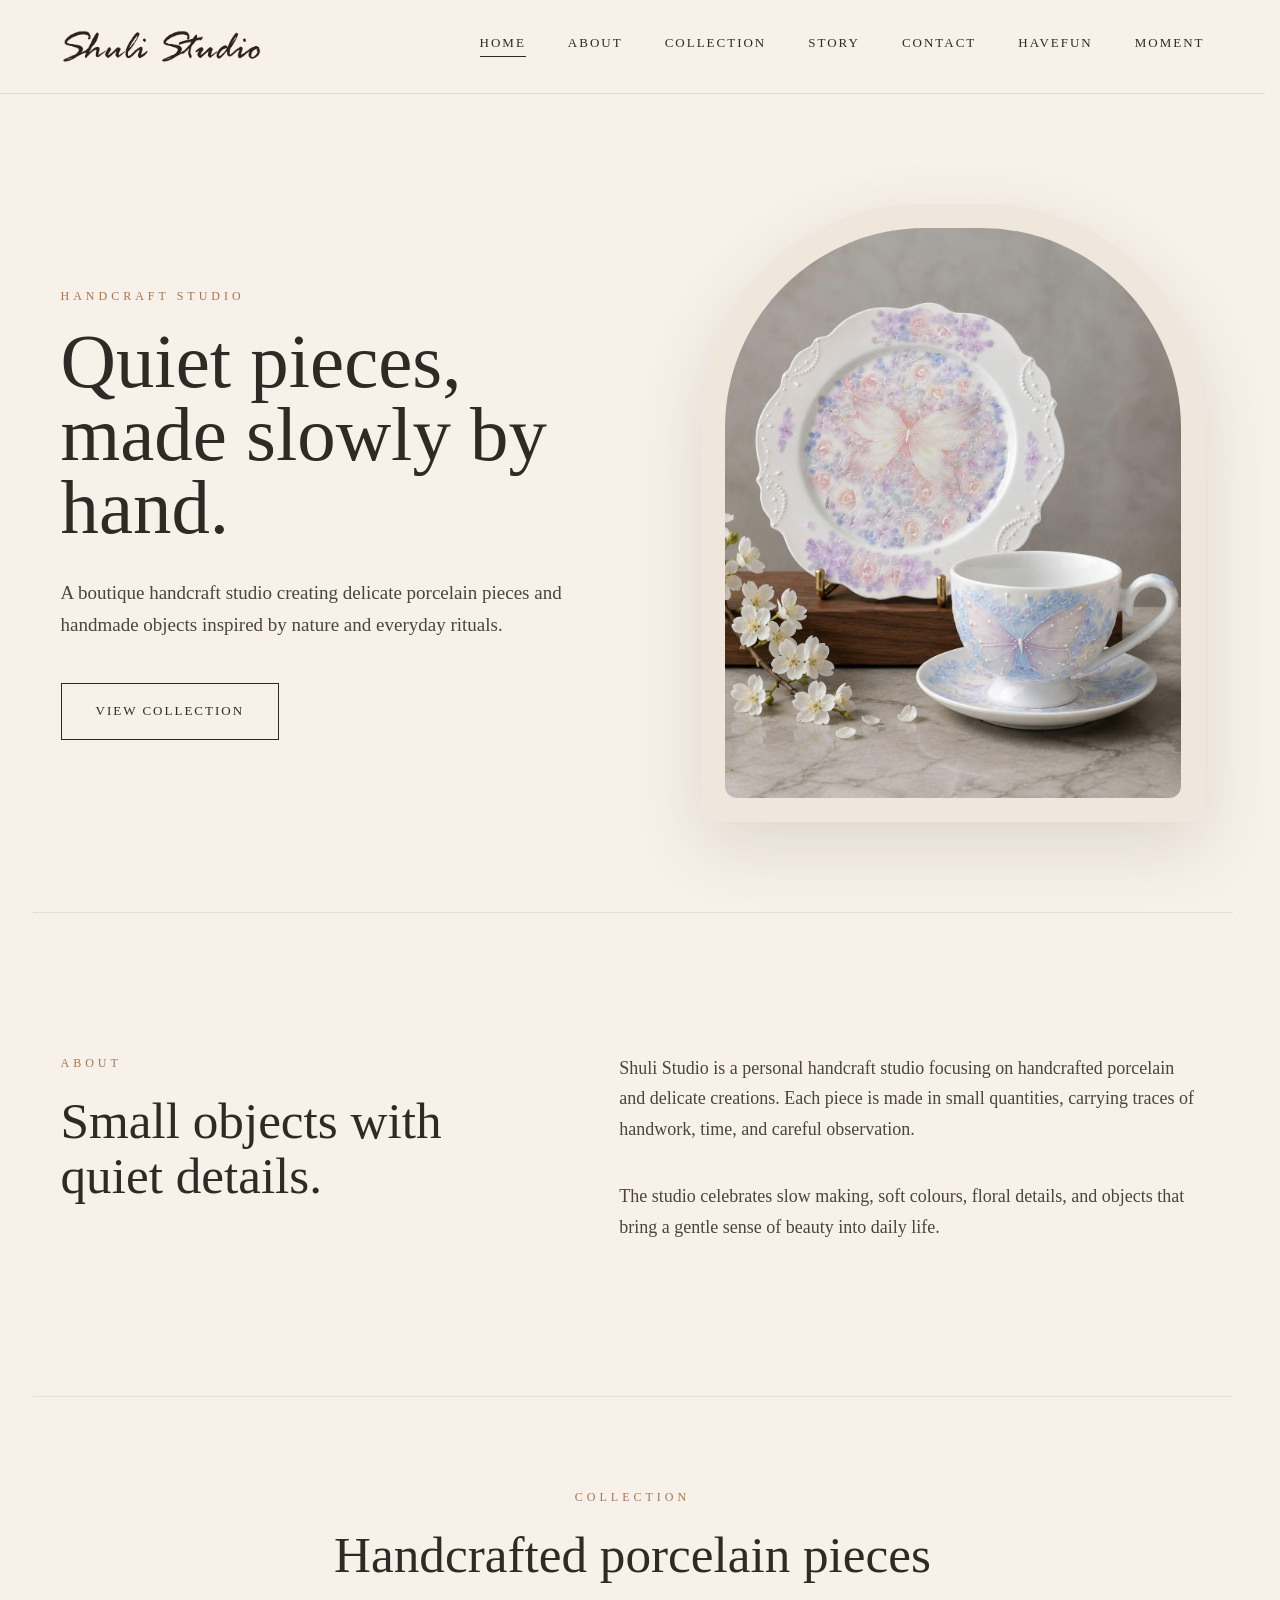
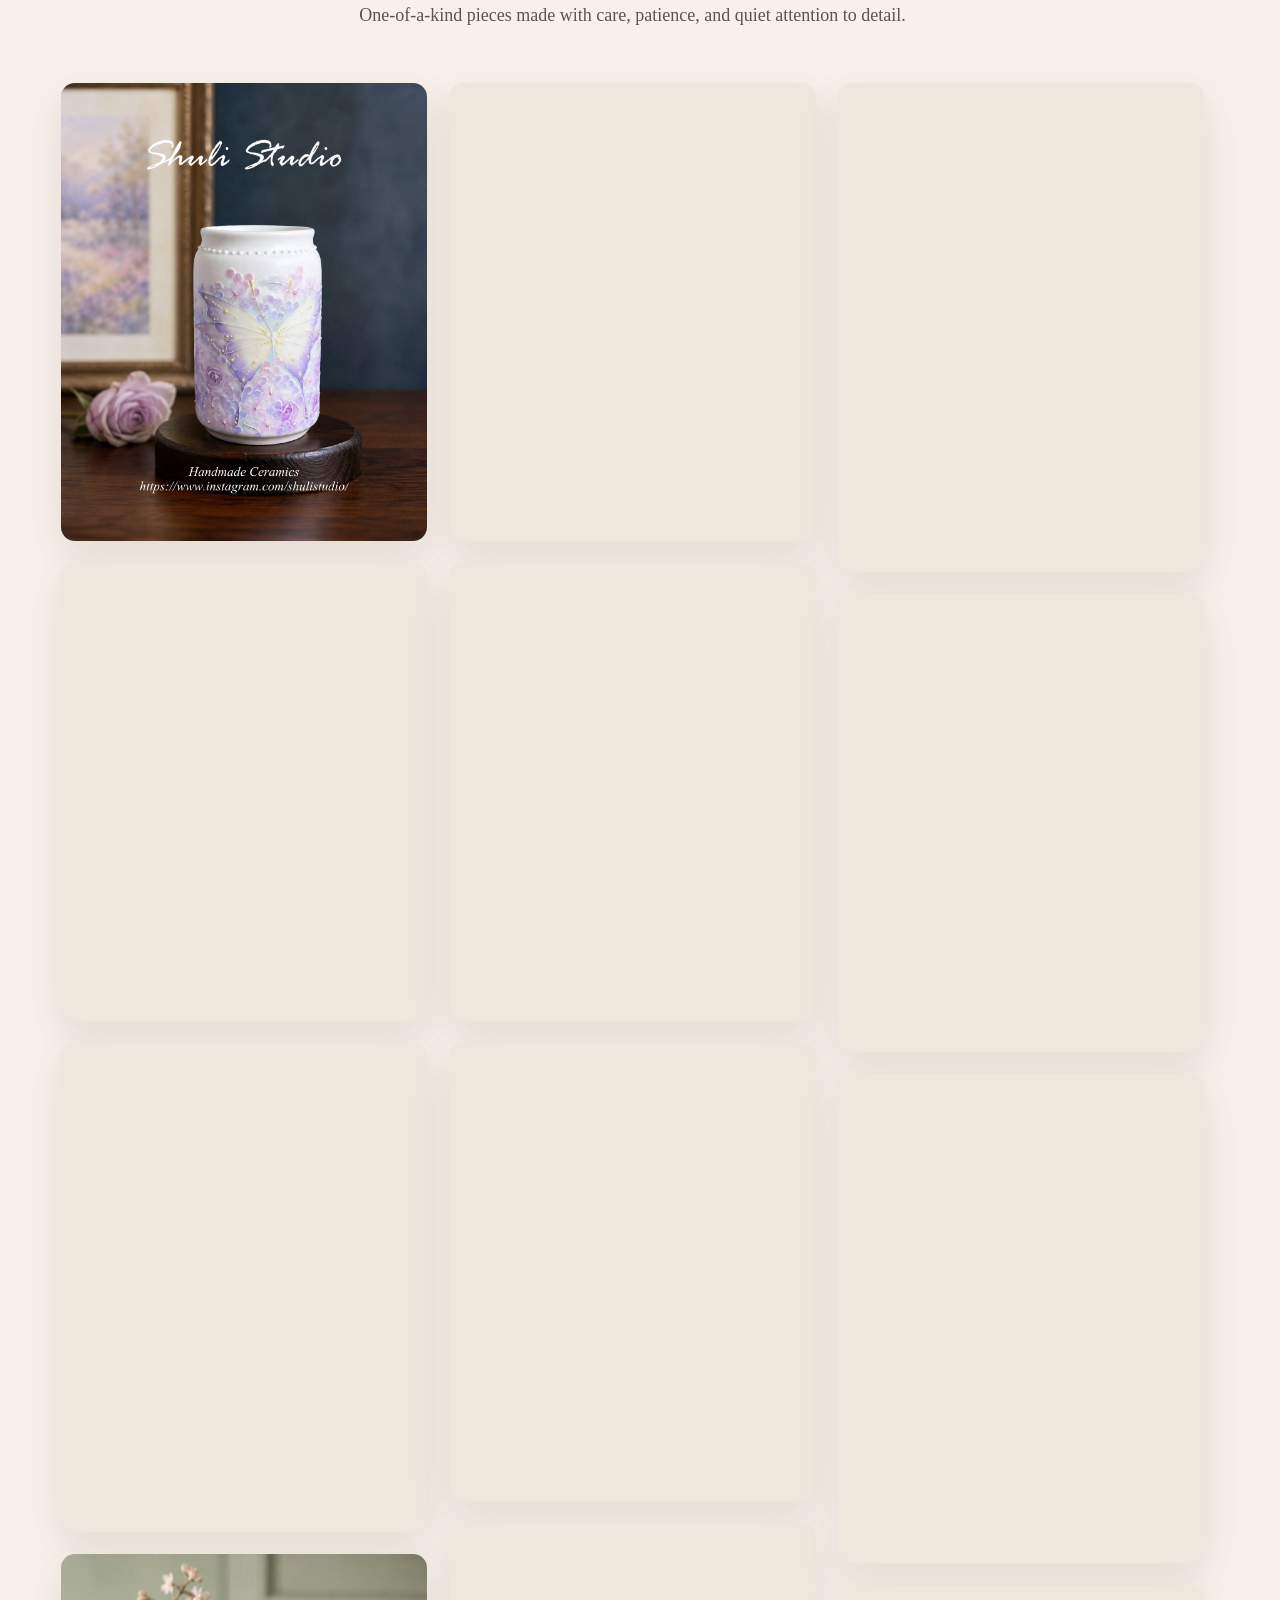
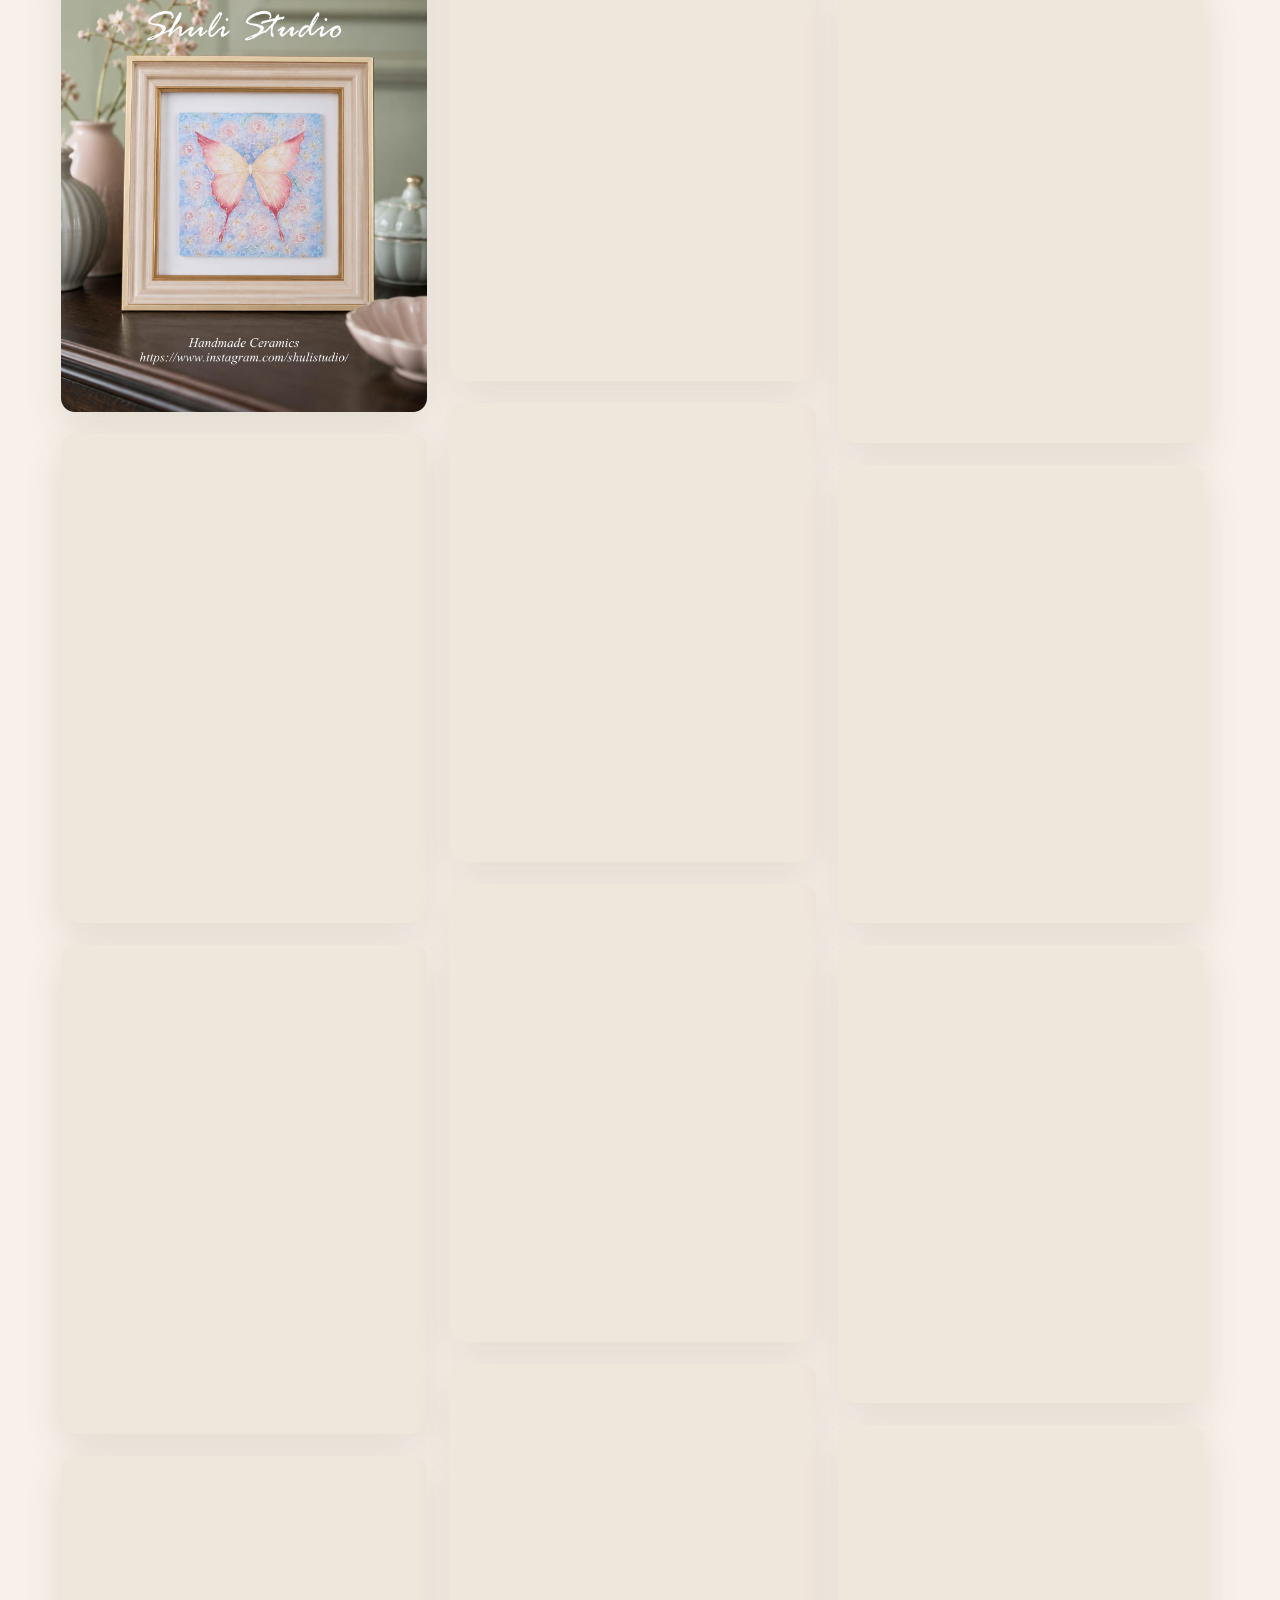
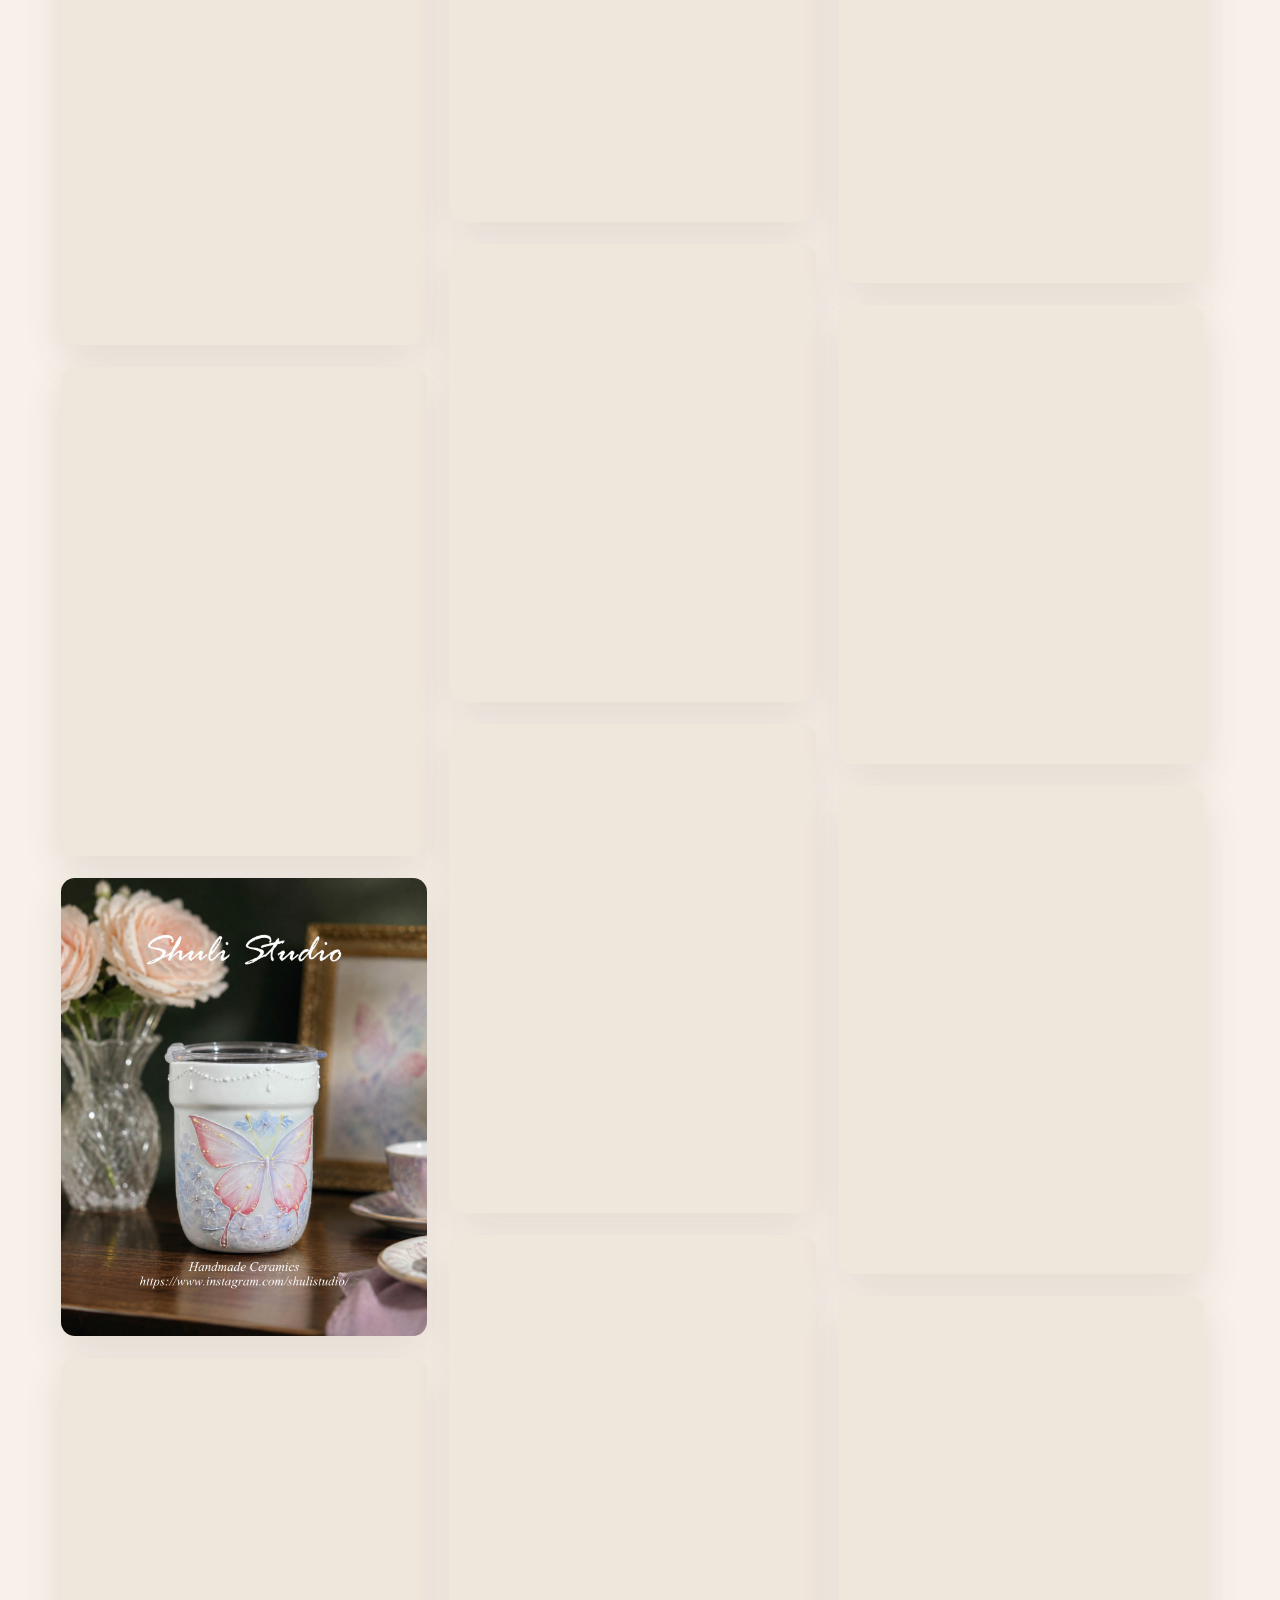
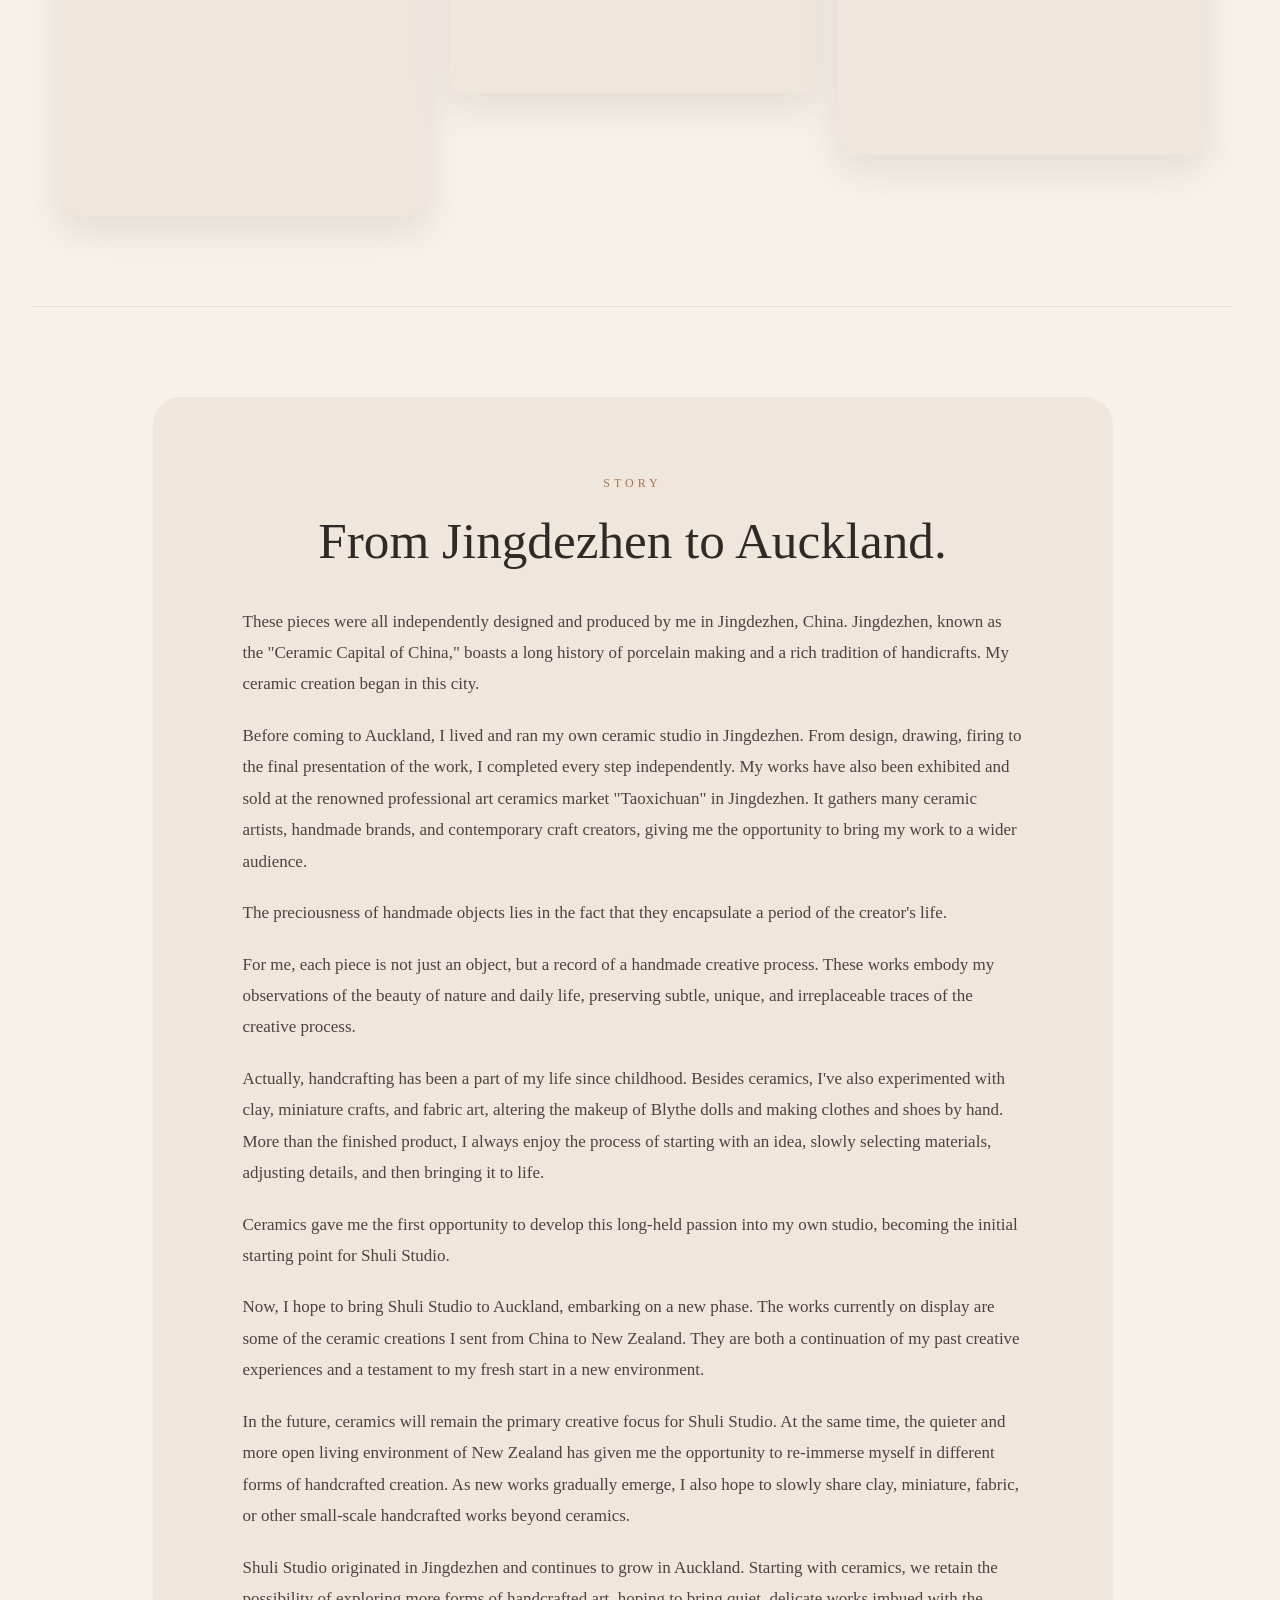
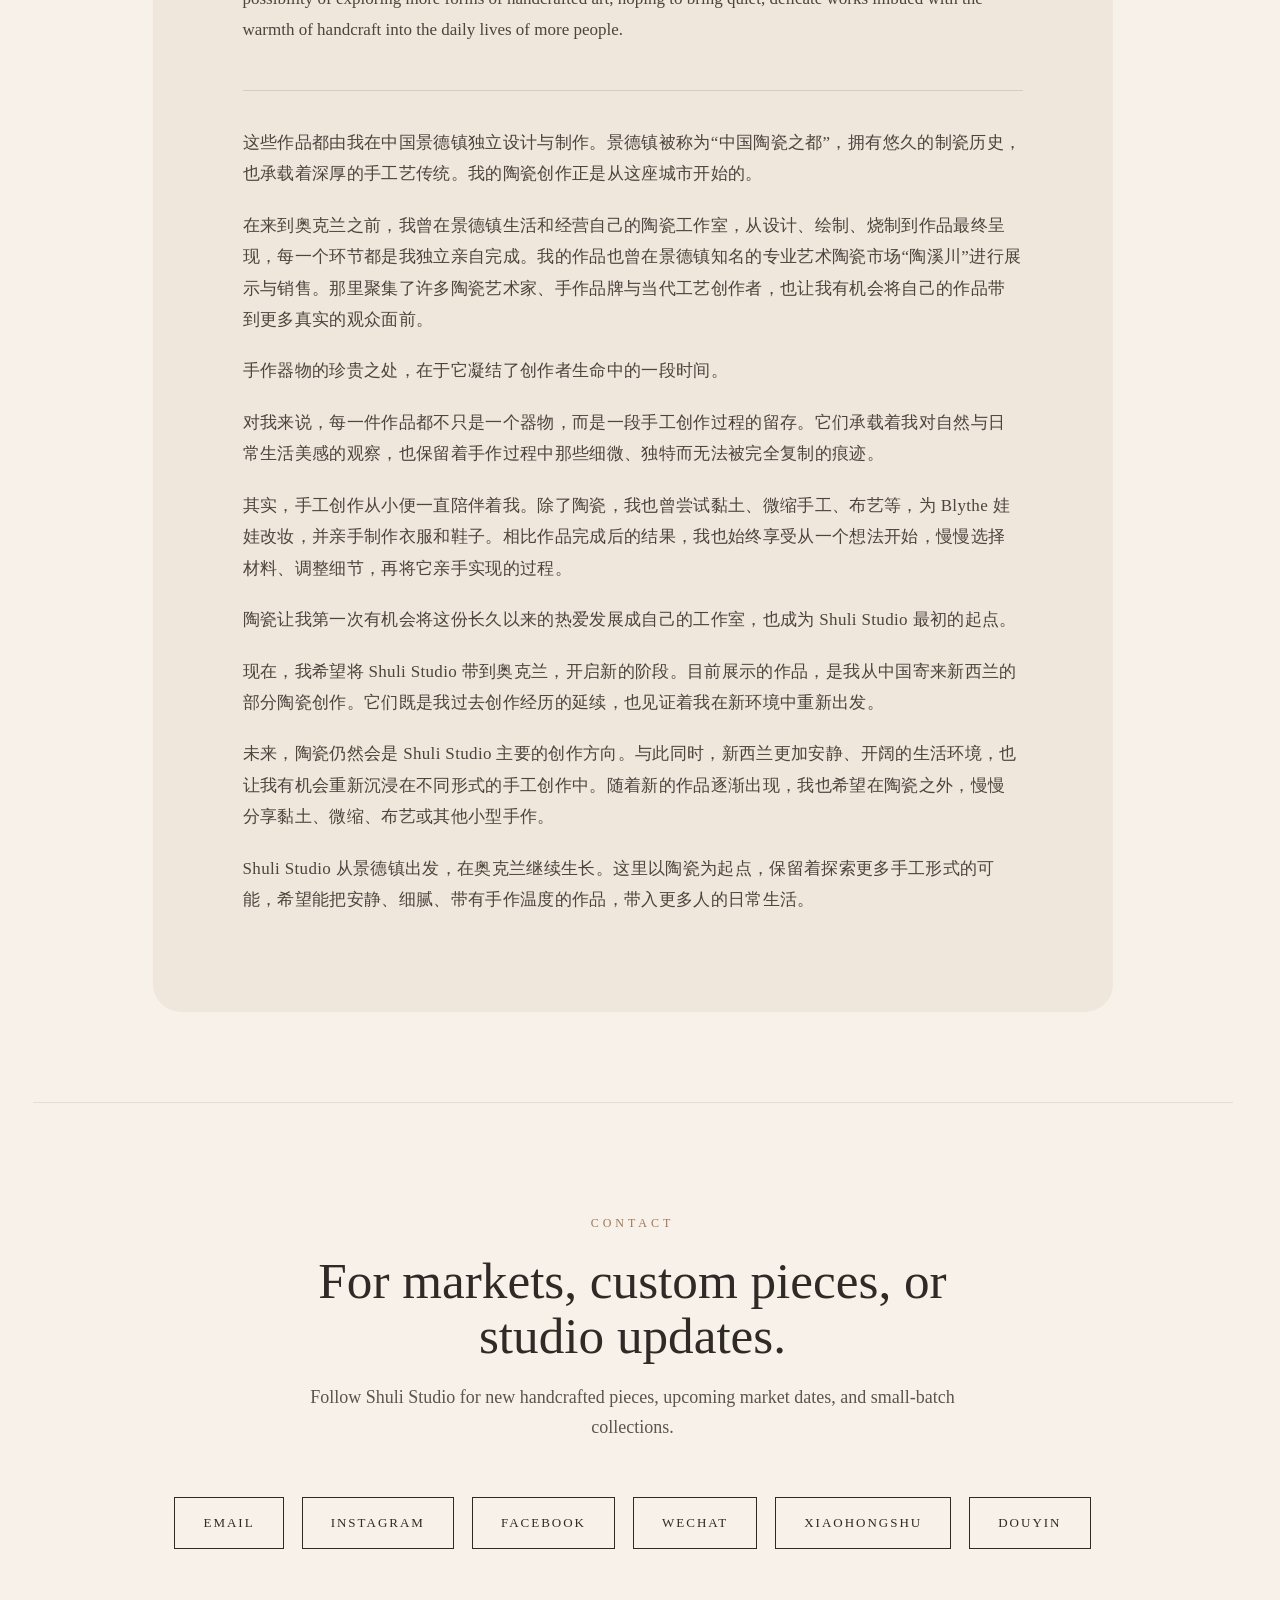
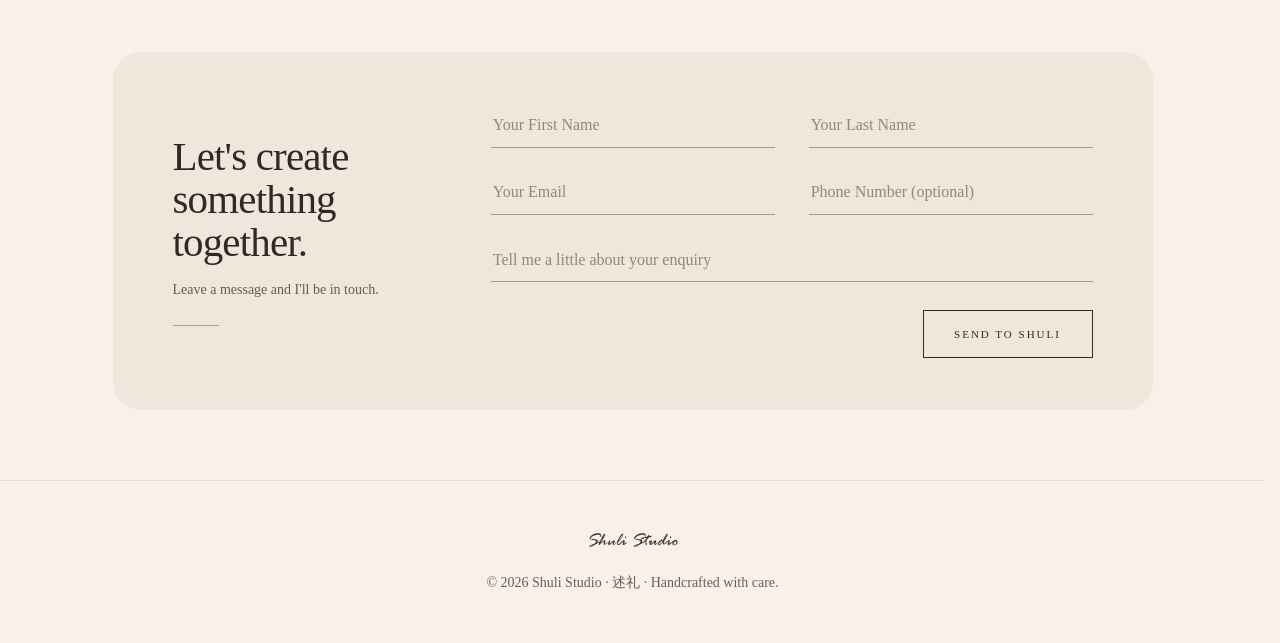
<file: index.html>
<!DOCTYPE html>
<html lang="en">
<head>
<!-- Google tag (gtag.js) -->
<script async src="https://www.googletagmanager.com/gtag/js?id=G-16RZ6YXB7G"></script>
<script>
  window.dataLayer = window.dataLayer || [];
  function gtag(){dataLayer.push(arguments);}
  gtag('js', new Date());

  gtag('config', 'G-16RZ6YXB7G');
</script>

  <meta charset="UTF-8" />
  <meta name="viewport" content="width=device-width, initial-scale=1.0" />
  <title>Shuli Studio | Handcraft Studio</title>

  <link rel="icon" type="image/png" href="image/favicon.png" />
  <link rel="apple-touch-icon" href="image/favicon.png" />

  <link rel="stylesheet" href="style.css" />
<link
  rel="preload"
  as="image"
  href="image/porcelain-2.jpg"
  fetchpriority="high"
/>

<link
  rel="preload"
  as="image"
  href="image/porcelain-12.jpg"
  fetchpriority="high"
/>

<link
  rel="preload"
  as="image"
  href="image/porcelain-22.jpg"
  fetchpriority="high"
/>

  <link rel="prefetch" href="havefun.html" />
  <link rel="prefetch" href="moment.html" />
  <link rel="prefetch" href="image/havefun-1.JPG" as="image" />
  <link rel="prefetch" href="image/havefun-2.JPG" as="image" />
  <link rel="prefetch" href="image/havefun-3.JPG" as="image" />
</head>

<body>
  <header class="site-header">
    <div class="header-inner">
<a href="index.html" class="logo-link">
  <img src="image/logo-1.png" alt="Shuli Studio Logo" class="logo" />
</a>

<nav class="nav">
  <a href="#home" class="nav-link">Home</a>
  <a href="#about" class="nav-link">About</a>
  <a href="#collection" class="nav-link">Collection</a>
  <a href="#story" class="nav-link">Story</a>
  <a href="#contact" class="nav-link">Contact</a>
  <a href="havefun.html" class="nav-link">HaveFun</a>
  <a href="moment.html" class="nav-link">Moment</a>
</nav>
    </div>
  </header>

<main class="page-fade home-fade">
   <section id="home" class="hero">
      <div class="hero-text">
        <p class="eyebrow">Handcraft Studio</p>
        <h1>Quiet pieces, made slowly by hand.</h1>
        <p class="hero-description">
          A boutique handcraft studio creating delicate porcelain pieces and handmade objects inspired by nature and everyday rituals.
        </p>
        <a href="#collection" class="button">View Collection</a>
      </div>

      <div class="hero-image">
        <img src="image/porcelain-1.jpg" alt="Handcrafted porcelain piece" />
      </div>
    </section>

    <section id="about" class="section about-section">
      <div class="section-heading">
        <p class="eyebrow">About</p>
        <h2>Small objects with quiet details.</h2>
      </div>

      <div class="about-content">
        <p>
          Shuli Studio is a personal handcraft studio focusing on handcrafted porcelain and delicate creations. Each piece is made in small quantities, carrying traces of handwork, time, and careful observation.
        </p>
        <p>
          The studio celebrates slow making, soft colours, floral details, and objects that bring a gentle sense of beauty into daily life.
        </p>
      </div>
    </section>

    <section id="collection" class="section collection-section">
      <div class="section-heading center">
        <p class="eyebrow">Collection</p>
        <h2>Handcrafted porcelain pieces</h2>
        <p class="section-description">
          One-of-a-kind pieces made with care, patience, and quiet attention to detail.
        </p>
      </div>

      <div class="gallery">

<img src="image/porcelain-2.jpg" alt="Handcrafted porcelain product 2" loading="eager" fetchpriority="high" decoding="async" />

    <img src="image/porcelain-3.jpg" alt="Handcrafted porcelain product 3" loading="lazy" decoding="async" />
    <img src="image/porcelain-4.jpg" alt="Handcrafted porcelain product 4" loading="lazy" decoding="async" />
    <img src="image/porcelain-5.jpg" alt="Handcrafted porcelain product 5" loading="lazy" decoding="async" />
    <img src="image/porcelain-6.jpg" alt="Handcrafted porcelain product 6" loading="lazy" decoding="async" />
    <img src="image/porcelain-7.jpg" alt="Handcrafted porcelain product 7" loading="lazy" decoding="async" />
    <img src="image/porcelain-8.jpg" alt="Handcrafted porcelain product 8" loading="lazy" decoding="async" />
    <img src="image/porcelain-9.jpg" alt="Handcrafted porcelain product 9" loading="lazy" decoding="async" />
    <img src="image/porcelain-10.jpg" alt="Handcrafted porcelain product 10" loading="lazy" decoding="async" />
    <img src="image/porcelain-11.jpg" alt="Handcrafted porcelain product 11" loading="lazy" decoding="async" />

<img src="image/porcelain-12.jpg" alt="Handcrafted porcelain product 12" loading="eager" fetchpriority="high" decoding="async" />

    <img src="image/porcelain-13.jpg" alt="Handcrafted porcelain product 13" loading="lazy" decoding="async" />
    <img src="image/porcelain-14.jpg" alt="Handcrafted porcelain product 14" loading="lazy" decoding="async" />
    <img src="image/porcelain-15.jpg" alt="Handcrafted porcelain product 15" loading="lazy" decoding="async" />
    <img src="image/porcelain-16.jpg" alt="Handcrafted porcelain product 16" loading="lazy" decoding="async" />
    <img src="image/porcelain-17.jpg" alt="Handcrafted porcelain product 17" loading="lazy" decoding="async" />
    <img src="image/porcelain-18.jpg" alt="Handcrafted porcelain product 18" loading="lazy" decoding="async" />
    <img src="image/porcelain-19.jpg" alt="Handcrafted porcelain product 19" loading="lazy" decoding="async" />
    <img src="image/porcelain-20.jpg" alt="Handcrafted porcelain product 20" loading="lazy" decoding="async" />
    <img src="image/porcelain-21.jpg" alt="Handcrafted porcelain product 21" loading="lazy" decoding="async" />

<img src="image/porcelain-22.jpg" alt="Handcrafted porcelain product 22" loading="eager" fetchpriority="high" decoding="async" />

    <img src="image/porcelain-23.jpg" alt="Handcrafted porcelain product 23" loading="lazy" decoding="async" />
    <img src="image/porcelain-24.jpg" alt="Handcrafted porcelain product 24" loading="lazy" decoding="async" />
    <img src="image/porcelain-25.jpg" alt="Handcrafted porcelain product 25" loading="lazy" decoding="async" />
    <img src="image/porcelain-26.jpg" alt="Handcrafted porcelain product 26" loading="lazy" decoding="async" />
    <img src="image/porcelain-27.jpg" alt="Handcrafted porcelain product 27" loading="lazy" decoding="async" />
    <img src="image/porcelain-28.jpg" alt="Handcrafted porcelain product 28" loading="lazy" decoding="async" />
    <img src="image/porcelain-29.jpg" alt="Handcrafted porcelain product 29" loading="lazy" decoding="async" />
    <img src="image/porcelain-30.jpg" alt="Handcrafted porcelain product 30" loading="lazy" decoding="async" />
    <img src="image/porcelain-31.jpg" alt="Handcrafted porcelain product 31" loading="lazy" decoding="async" />
      </div>
    </section>

<section id="story" class="section story-section">
  <div class="story-card">
    <p class="eyebrow">Story</p>
    <h2>From Jingdezhen to Auckland.</h2>

<div class="story-text">
  <p>
    These pieces were all independently designed and produced by me in Jingdezhen, China. Jingdezhen, known as the "Ceramic Capital of China," boasts a long history of porcelain making and a rich tradition of handicrafts. My ceramic creation began in this city.
  </p>

  <p>
    Before coming to Auckland, I lived and ran my own ceramic studio in Jingdezhen. From design, drawing, firing to the final presentation of the work, I completed every step independently. My works have also been exhibited and sold at the renowned professional art ceramics market "Taoxichuan" in Jingdezhen. It gathers many ceramic artists, handmade brands, and contemporary craft creators, giving me the opportunity to bring my work to a wider audience.
  </p>

  <p>
    The preciousness of handmade objects lies in the fact that they encapsulate a period of the creator's life.
  </p>

  <p>
    For me, each piece is not just an object, but a record of a handmade creative process. These works embody my observations of the beauty of nature and daily life, preserving subtle, unique, and irreplaceable traces of the creative process.
  </p>

  <p>
    Actually, handcrafting has been a part of my life since childhood. Besides ceramics, I've also experimented with clay, miniature crafts, and fabric art, altering the makeup of Blythe dolls and making clothes and shoes by hand. More than the finished product, I always enjoy the process of starting with an idea, slowly selecting materials, adjusting details, and then bringing it to life.
  </p>

  <p>
    Ceramics gave me the first opportunity to develop this long-held passion into my own studio, becoming the initial starting point for Shuli Studio.
  </p>

  <p>
    Now, I hope to bring Shuli Studio to Auckland, embarking on a new phase. The works currently on display are some of the ceramic creations I sent from China to New Zealand. They are both a continuation of my past creative experiences and a testament to my fresh start in a new environment.
  </p>

  <p>
    In the future, ceramics will remain the primary creative focus for Shuli Studio. At the same time, the quieter and more open living environment of New Zealand has given me the opportunity to re-immerse myself in different forms of handcrafted creation. As new works gradually emerge, I also hope to slowly share clay, miniature, fabric, or other small-scale handcrafted works beyond ceramics.
  </p>

  <p>
    Shuli Studio originated in Jingdezhen and continues to grow in Auckland. Starting with ceramics, we retain the possibility of exploring more forms of handcrafted art, hoping to bring quiet, delicate works imbued with the warmth of handcraft into the daily lives of more people.
  </p>

  <p class="story-cn first-cn">
    这些作品都由我在中国景德镇独立设计与制作。景德镇被称为“中国陶瓷之都”，拥有悠久的制瓷历史，也承载着深厚的手工艺传统。我的陶瓷创作正是从这座城市开始的。
  </p>

  <p class="story-cn">
    在来到奥克兰之前，我曾在景德镇生活和经营自己的陶瓷工作室，从设计、绘制、烧制到作品最终呈现，每一个环节都是我独立亲自完成。我的作品也曾在景德镇知名的专业艺术陶瓷市场“陶溪川”进行展示与销售。那里聚集了许多陶瓷艺术家、手作品牌与当代工艺创作者，也让我有机会将自己的作品带到更多真实的观众面前。
  </p>

  <p class="story-cn">
    手作器物的珍贵之处，在于它凝结了创作者生命中的一段时间。
  </p>

  <p class="story-cn">
    对我来说，每一件作品都不只是一个器物，而是一段手工创作过程的留存。它们承载着我对自然与日常生活美感的观察，也保留着手作过程中那些细微、独特而无法被完全复制的痕迹。
  </p>

 <p class="story-cn">
    其实，手工创作从小便一直陪伴着我。除了陶瓷，我也曾尝试黏土、微缩手工、布艺等，为 Blythe 娃娃改妆，并亲手制作衣服和鞋子。相比作品完成后的结果，我也始终享受从一个想法开始，慢慢选择材料、调整细节，再将它亲手实现的过程。
  </p>

 <p class="story-cn">
    陶瓷让我第一次有机会将这份长久以来的热爱发展成自己的工作室，也成为 Shuli Studio 最初的起点。
  </p>

  <p class="story-cn">
    现在，我希望将 Shuli Studio 带到奥克兰，开启新的阶段。目前展示的作品，是我从中国寄来新西兰的部分陶瓷创作。它们既是我过去创作经历的延续，也见证着我在新环境中重新出发。
  </p>

  <p class="story-cn">
    未来，陶瓷仍然会是 Shuli Studio 主要的创作方向。与此同时，新西兰更加安静、开阔的生活环境，也让我有机会重新沉浸在不同形式的手工创作中。随着新的作品逐渐出现，我也希望在陶瓷之外，慢慢分享黏土、微缩、布艺或其他小型手作。
  </p>

  <p class="story-cn">
    Shuli Studio 从景德镇出发，在奥克兰继续生长。这里以陶瓷为起点，保留着探索更多手工形式的可能，希望能把安静、细腻、带有手作温度的作品，带入更多人的日常生活。
  </p>

</div>
  </div>
</section>

    <section id="contact" class="section contact-section">
      <div class="section-heading center">
        <p class="eyebrow">Contact</p>
        <h2>For markets, custom pieces, or studio updates.</h2>
        <p class="section-description">
          Follow Shuli Studio for new handcrafted pieces, upcoming market dates, and small-batch collections.
        </p>
      </div>

<div class="contact-links">
<button
  type="button"
  class="contact-button"
  onclick="showEmailPopup()"
>
  Email
</button>

<a
  href="https://www.instagram.com/shulistudio/"
  target="_blank"
  rel="noopener noreferrer"
>
    Instagram
  </a>

<a
  href="https://www.facebook.com/profile.php?id=61551222845910"
  target="_blank"
  rel="noopener noreferrer"
>
    Facebook
  </a>

<button
  type="button"
  class="contact-button"
  onclick="showWechat()"
>
  WeChat
</button>

<a
  href="https://xhslink.com/m/2NWON2d0ikF"
  target="_blank"
  rel="noopener noreferrer"
>
    Xiaohongshu
  </a>

<a
  href="https://v.douyin.com/775ESjXDHrw/"
  target="_blank"
  rel="noopener noreferrer"
>
    Douyin
  </a>
</div>

    </section>

<section class="enquiry-section">
  <div class="enquiry-inner">

    <div class="enquiry-heading">
      <h2>Let's create something together.</h2>

      <p>
        Leave a message and I'll be in touch.
      </p>
    </div>

    <form
      class="enquiry-form"
      action="https://formspree.io/f/mdaqordn"
      method="POST"
    >

      <div class="enquiry-row">
        <div class="form-field">
          <label for="first-name">First name</label>

          <input
            id="first-name"
            type="text"
            name="First name"
            autocomplete="given-name"
            placeholder="Your First Name"
            required
          />
        </div>

        <div class="form-field">
          <label for="last-name">Last name</label>

          <input
            id="last-name"
            type="text"
            name="Last name"
            autocomplete="family-name"
            placeholder="Your Last Name"
            required
          />
        </div>
      </div>

      <div class="enquiry-row">
        <div class="form-field">
          <label for="customer-email">Email</label>

          <input
            id="customer-email"
            type="email"
            name="email"
            autocomplete="email"
            placeholder="Your Email"
            required
          />
        </div>

        <div class="form-field">
          <label for="customer-phone">
            Phone
            <span>Optional</span>
          </label>

          <input
            id="customer-phone"
            type="tel"
            name="Phone"
            autocomplete="tel"
            placeholder="Phone Number (optional)"
          />
        </div>
      </div>

      <div class="form-field form-field-message">
        <label for="customer-message">Message</label>

     <textarea
        id="customer-message"
        name="Message"
        rows="1"
        placeholder="Tell me a little about your enquiry"
        required
      ></textarea>
      </div>

      <input
        type="hidden"
        name="_subject"
        value="New enquiry from Shuli Studio website"
      />

<div class="enquiry-submit-row">
  <button type="submit">
    Send to Shuli
  </button>
</div>

    </form>

  </div>
</section>

  </main>

<div class="email-popup" id="emailPopup">
  <div class="email-popup-content">
    <button
      type="button"
      class="email-close"
      onclick="closeEmailPopup()"
      aria-label="Close email options"
    >
      ×
    </button>

    <p class="email-popup-label">Email Shuli Studio</p>

    <p class="email-address" id="studioEmail">
      madebyshuli@gmail.com
    </p>

    <div class="email-popup-actions">
      <button
        type="button"
        class="email-option-button"
        onclick="copyEmail()"
      >
        Copy email
      </button>

 <a
  class="email-option-button"
  href="https://mail.google.com/mail/?view=cm&fs=1&to=madebyshuli@gmail.com&su=Enquiry%20for%20Shuli%20Studio"
  target="_blank"
  rel="noopener noreferrer"
>
  Open Gmail
</a>
    </div>

    <p class="email-copy-message" id="emailCopyMessage">
      Email address copied.
    </p>
  </div>
</div>


<div class="wechat-popup" id="wechatPopup">
  <div class="wechat-popup-content">
<button
  type="button"
  class="wechat-close"
  onclick="closeWechat()"
  aria-label="Close WeChat popup"
>
  ×
</button>

    <p class="wechat-label">WeChat ID</p>
    <p class="wechat-id" id="wechatId">ByShuli</p>

<button
  type="button"
  class="copy-wechat-button"
  onclick="copyWechat()"
>
  Copy WeChat ID
</button>

    <img src="image/wechat-qr.png" alt="Shuli Studio WeChat QR Code" class="wechat-qr" />

    <p class="copy-message" id="copyMessage">WeChat ID copied.</p>
  </div>
</div>

  <footer class="site-footer">
    <img src="image/logo-1.png" alt="Shuli Studio Logo" class="footer-logo" />
    <p>© 2026 Shuli Studio · 述礼 · Handcrafted with care.</p>  </footer>

<div id="imageModal" class="image-modal">
  <button
    class="image-modal-close"
    type="button"
    aria-label="Close image"
  >
    &times;
  </button>

  <button
    class="image-modal-arrow image-modal-prev"
    type="button"
    aria-label="Previous image"
  >
    ‹
  </button>

  <div class="image-modal-slider">
    <div
      class="image-modal-track"
      id="modalImageTrack"
    ></div>
  </div>

  <button
    class="image-modal-arrow image-modal-next"
    type="button"
    aria-label="Next image"
  >
    ›
  </button>
</div>

<script>
  const imageModal = document.getElementById("imageModal");
  const imageModalClose = document.querySelector(".image-modal-close");
  const prevButton = document.querySelector(".image-modal-prev");
  const nextButton = document.querySelector(".image-modal-next");
  const modalImageTrack = document.getElementById("modalImageTrack");

  const allImages = Array.from(
    document.querySelectorAll(".gallery img, .gallery-grid img")
  );

  const imageList = allImages.map(function (img) {
    return {
      src: img.currentSrc || img.src,
      alt: img.alt || "Preview image"
    };
  });

  let currentImageIndex = 0;
  let touchStartX = 0;
  let touchCurrentX = 0;
  let isDragging = false;

  function renderModalImages() {
    modalImageTrack.innerHTML = "";

    imageList.forEach(function (item) {
      const slide = document.createElement("div");
      slide.className = "image-modal-slide";

const image = document.createElement("img");
image.src = item.src;
image.alt = item.alt;
image.loading = "lazy";
image.decoding = "async";

      slide.appendChild(image);
      modalImageTrack.appendChild(slide);
    });
  }

  function updateArrowState() {
    if (currentImageIndex === 0) {
      prevButton.classList.add("disabled");
    } else {
      prevButton.classList.remove("disabled");
    }

    if (currentImageIndex === imageList.length - 1) {
      nextButton.classList.add("disabled");
    } else {
      nextButton.classList.remove("disabled");
    }
  }

  function moveTrack(withTransition, offsetX) {
    const baseMove = -currentImageIndex * 100;
    const extraMove = offsetX || 0;

    if (withTransition) {
      modalImageTrack.style.transition =
        "transform 0.38s cubic-bezier(0.22, 0.61, 0.36, 1)";
    } else {
      modalImageTrack.style.transition = "none";
    }

    modalImageTrack.style.transform =
      "translate3d(calc(" + baseMove + "% + " + extraMove + "px), 0, 0)";
  }

  function openImageModal(index) {
    if (imageList.length === 0) return;

    currentImageIndex = index;

    if (modalImageTrack.children.length === 0) {
      renderModalImages();
    }

    imageModal.classList.add("show");
    document.body.style.overflow = "hidden";

    moveTrack(false, 0);
    updateArrowState();
  }

  function closeImageModal() {
    imageModal.classList.remove("show");
    document.body.style.overflow = "";
  }

  function showNextImage() {
    if (currentImageIndex >= imageList.length - 1) {
      moveTrack(true, 0);
      return;
    }

    currentImageIndex++;
    moveTrack(true, 0);
    updateArrowState();
  }

  function showPrevImage() {
    if (currentImageIndex <= 0) {
      moveTrack(true, 0);
      return;
    }

    currentImageIndex--;
    moveTrack(true, 0);
    updateArrowState();
  }

  allImages.forEach(function (img, index) {
    img.classList.add("clickable-image");

    img.addEventListener("click", function () {
      openImageModal(index);
    });
  });

imageModalClose.addEventListener("click", function (event) {
  event.stopPropagation();
  closeImageModal();
});

prevButton.addEventListener("click", function (event) {
  event.stopPropagation();
  showPrevImage();
});

nextButton.addEventListener("click", function (event) {
  event.stopPropagation();
  showNextImage();
});

imageModal.addEventListener("click", function (event) {
  if (
    event.target === imageModal ||
    event.target.classList.contains("image-modal-slider") ||
    event.target.classList.contains("image-modal-slide")
  ) {
    closeImageModal();
  }
});

modalImageTrack.addEventListener("click", function (event) {
  if (event.target.tagName.toLowerCase() === "img") {
    event.stopPropagation();
  }
});

  document.addEventListener("keydown", function (event) {
    if (!imageModal.classList.contains("show")) return;

    if (event.key === "Escape") {
      closeImageModal();
    }

    if (event.key === "ArrowLeft") {
      showPrevImage();
    }

    if (event.key === "ArrowRight") {
      showNextImage();
    }
  });

  imageModal.addEventListener("touchstart", function (event) {
    touchStartX = event.touches[0].clientX;
    touchCurrentX = touchStartX;
    isDragging = true;

    moveTrack(false, 0);
  });

  imageModal.addEventListener("touchmove", function (event) {
    if (!isDragging) return;

    touchCurrentX = event.touches[0].clientX;
    let offsetX = touchCurrentX - touchStartX;

    if (currentImageIndex === 0 && offsetX > 0) {
      offsetX = offsetX * 0.25;
    }

    if (currentImageIndex === imageList.length - 1 && offsetX < 0) {
      offsetX = offsetX * 0.25;
    }

    moveTrack(false, offsetX);
    event.preventDefault();
  }, { passive: false });

  imageModal.addEventListener("touchend", function () {
    if (!isDragging) return;

    isDragging = false;

    const swipeDistance = touchCurrentX - touchStartX;

    if (swipeDistance < -60) {
      showNextImage();
    } else if (swipeDistance > 60) {
      showPrevImage();
    } else {
      moveTrack(true, 0);
    }
  });
</script>

<script>
  const instantNavLinks = document.querySelectorAll('.nav-link[href^="#"], .button[href^="#"]');
  const pageFade = document.querySelector(".page-fade");

  function getTargetY(targetSection) {
    const header = document.querySelector(".site-header");
    const headerHeight = header ? header.offsetHeight : 0;

    /*
      数字越大，目标板块越往上；
      数字越小，目标板块越往下。
    */
let positionAdjust = -30;

if (targetSection.id === "home") {
  return 0;
}

if (
  targetSection.id === "collection" ||
  targetSection.id === "story"
) {
  positionAdjust = 110;
}

if (targetSection.id === "contact") {
  positionAdjust = 50;
}

/* 只调整手机端，不影响电脑端 */
if (window.innerWidth <= 600) {
  positionAdjust = -20;

  if (
    targetSection.id === "collection" ||
    targetSection.id === "story" ||
    targetSection.id === "contact"
  ) {
    positionAdjust = 10;
  }
}

    return targetSection.offsetTop - headerHeight + positionAdjust;
  }

function jumpToSection(href) {
  const targetSection = document.querySelector(href);

  if (!targetSection || !pageFade) return;

  /*
    第一步：
    当前页面慢慢消失
  */
  pageFade.classList.remove("is-visible");
  pageFade.classList.remove("is-section-visible");
  pageFade.classList.add("is-switching");

  /*
    第二步：
    等淡出动画完成以后，再跳到目标板块
  */
  setTimeout(function () {
    const targetY = getTargetY(targetSection);

    window.scrollTo({
      top: targetY,
      behavior: "auto"
    });

    if (window.location.hash !== href) {
      history.pushState(null, "", href);
    }

    setActiveNavById(href.replace("#", ""));

    /*
      第三步：
      到达目标板块后重新缓慢显示
    */
    requestAnimationFrame(function () {
      requestAnimationFrame(function () {
        pageFade.classList.remove("is-switching");
        pageFade.classList.remove("is-visible");
        pageFade.classList.add("is-section-visible");
      });
    });
  }, 750);
}

  instantNavLinks.forEach(function (link) {
    link.addEventListener("click", function (event) {
      const href = link.getAttribute("href");

      if (!href || !href.startsWith("#")) return;

      const targetSection = document.querySelector(href);

      if (!targetSection) return;

      event.preventDefault();

      jumpToSection(href);
    });
  });

document.addEventListener("DOMContentLoaded", function () {
  if (pageFade) {
    requestAnimationFrame(function () {
      pageFade.classList.add("is-visible");
    });
  }

  if (window.location.hash) {
    const targetSection = document.querySelector(window.location.hash);

    if (targetSection) {
      setTimeout(function () {
        const targetY = getTargetY(targetSection);

        window.scrollTo({
          top: targetY,
          behavior: "auto"
        });

        setActiveNavById(window.location.hash.replace("#", ""));
      }, 80);
    }
  }
});
</script>

<script>
const sections = document.querySelectorAll("section[id]");
const navLinks = document.querySelectorAll(".nav-link");

let currentActiveNavId = "";

function setActiveNavById(sectionId) {
  if (currentActiveNavId === sectionId) return;

  currentActiveNavId = sectionId;

  navLinks.forEach((link) => {
    const href = link.getAttribute("href");

    if (href === "#" + sectionId) {
      link.classList.add("active");
    } else {
      link.classList.remove("active");
    }
  });
}

function updateActiveNav() {
  let currentSection = "home";

  const header = document.querySelector(".site-header");
  const headerHeight = header ? header.offsetHeight : 0;

  /*
    这里是判断当前停留在哪个板块。
    headerHeight 是导航栏高度。
    +90 是为了让手机端 About 露出来时，就能正确显示 About 下划线。
  */
  const activePoint = window.scrollY + headerHeight + 90;

  sections.forEach((section) => {
    if (activePoint >= section.offsetTop) {
      currentSection = section.getAttribute("id");
    }
  });

  setActiveNavById(currentSection);
}

let navTicking = false;

window.addEventListener("scroll", function () {
  if (!navTicking) {
    window.requestAnimationFrame(function () {
      updateActiveNav();
      navTicking = false;
    });

    navTicking = true;
  }
}, { passive: true });

window.addEventListener("load", updateActiveNav);
window.addEventListener("hashchange", updateActiveNav);
</script>

<script>
  if ("scrollRestoration" in history) {
    history.scrollRestoration = "manual";
  }

  window.addEventListener("load", function () {
    if (window.location.hash === "#home") {
      window.scrollTo(0, 0);
      history.replaceState(null, "", "index.html");
    }
  });
</script>

<script>
function showEmailPopup() {
  const popup = document.getElementById("emailPopup");

  if (!popup) return;

  popup.classList.add("show");
  document.body.style.overflow = "hidden";
}

function closeEmailPopup() {
  const popup = document.getElementById("emailPopup");

  if (!popup) return;

  popup.classList.remove("show");
  document.body.style.overflow = "";

}

function copyEmail() {
  const emailElement = document.getElementById("studioEmail");
  const message = document.getElementById("emailCopyMessage");

  if (!emailElement) return;

  const emailAddress = emailElement.textContent.trim();

  navigator.clipboard.writeText(emailAddress)
    .then(function () {
      if (!message) return;

      message.style.opacity = "1";

      setTimeout(function () {
        message.style.opacity = "0";
      }, 2000);
    })
    .catch(function () {
      window.prompt("Copy this email address:", emailAddress);
    });
}

document.addEventListener("DOMContentLoaded", function () {
  const popup = document.getElementById("emailPopup");
  const popupContent = document.querySelector(".email-popup-content");

  if (!popup) return;

  popup.classList.remove("show");

  popup.addEventListener("click", function (event) {
    if (event.target === popup) {
      closeEmailPopup();
    }
  });

  if (popupContent) {
    popupContent.addEventListener("click", function (event) {
      event.stopPropagation();
    });
  }
});

document.addEventListener("keydown", function (event) {
  if (event.key !== "Escape") return;

  closeEmailPopup();
  closeWechat();
});

</script>

<script>
function showWechat() {
  const popup = document.getElementById("wechatPopup");

 if (!popup) return;

  popup.classList.add("show");
  document.body.style.overflow = "hidden";
}

function closeWechat() {
  const popup = document.getElementById("wechatPopup");

 if (!popup) return;

  popup.classList.remove("show");
  document.body.style.overflow = "";
}

window.addEventListener("DOMContentLoaded", function () {
  const popup = document.getElementById("wechatPopup");
  const popupContent = document.querySelector(".wechat-popup-content");

  if (popup) {
    popup.classList.remove("show");
    document.body.style.overflow = "";

    popup.addEventListener("click", function (event) {
      if (event.target === popup) {
        closeWechat();
      }
    });
  }

  if (popupContent) {
    popupContent.addEventListener("click", function (event) {
      event.stopPropagation();
    });
  }
});

function copyWechat() {
  const wechatElement = document.getElementById("wechatId");
  const message = document.getElementById("copyMessage");

  if (!wechatElement) return;

  const wechatId = wechatElement.textContent.trim();

  if (navigator.clipboard && window.isSecureContext) {
    navigator.clipboard.writeText(wechatId)
      .then(function () {
        if (!message) return;

        message.style.opacity = "1";

        setTimeout(function () {
          message.style.opacity = "0";
        }, 2000);
      })
      .catch(function () {
        window.prompt("Copy this WeChat ID:", wechatId);
      });
  } else {
    window.prompt("Copy this WeChat ID:", wechatId);
  }
}
</script>

<script>
  document.addEventListener("DOMContentLoaded", function () {
    const pageFade = document.querySelector(".page-fade");

    const crossPageLinks = document.querySelectorAll(
      '.nav-link[href="havefun.html"], .nav-link[href="moment.html"]'
    );

    crossPageLinks.forEach(function (link) {
      link.addEventListener("click", function (event) {
        const destination = link.getAttribute("href");

        if (!destination || !pageFade) return;

        event.preventDefault();

        pageFade.classList.remove("is-visible");
        pageFade.classList.remove("is-section-visible");
        pageFade.classList.add("is-page-leaving");

        setTimeout(function () {
          window.location.href = destination;
        }, 550);
      });
    });
  });
</script>

</body>
</html>
</file>
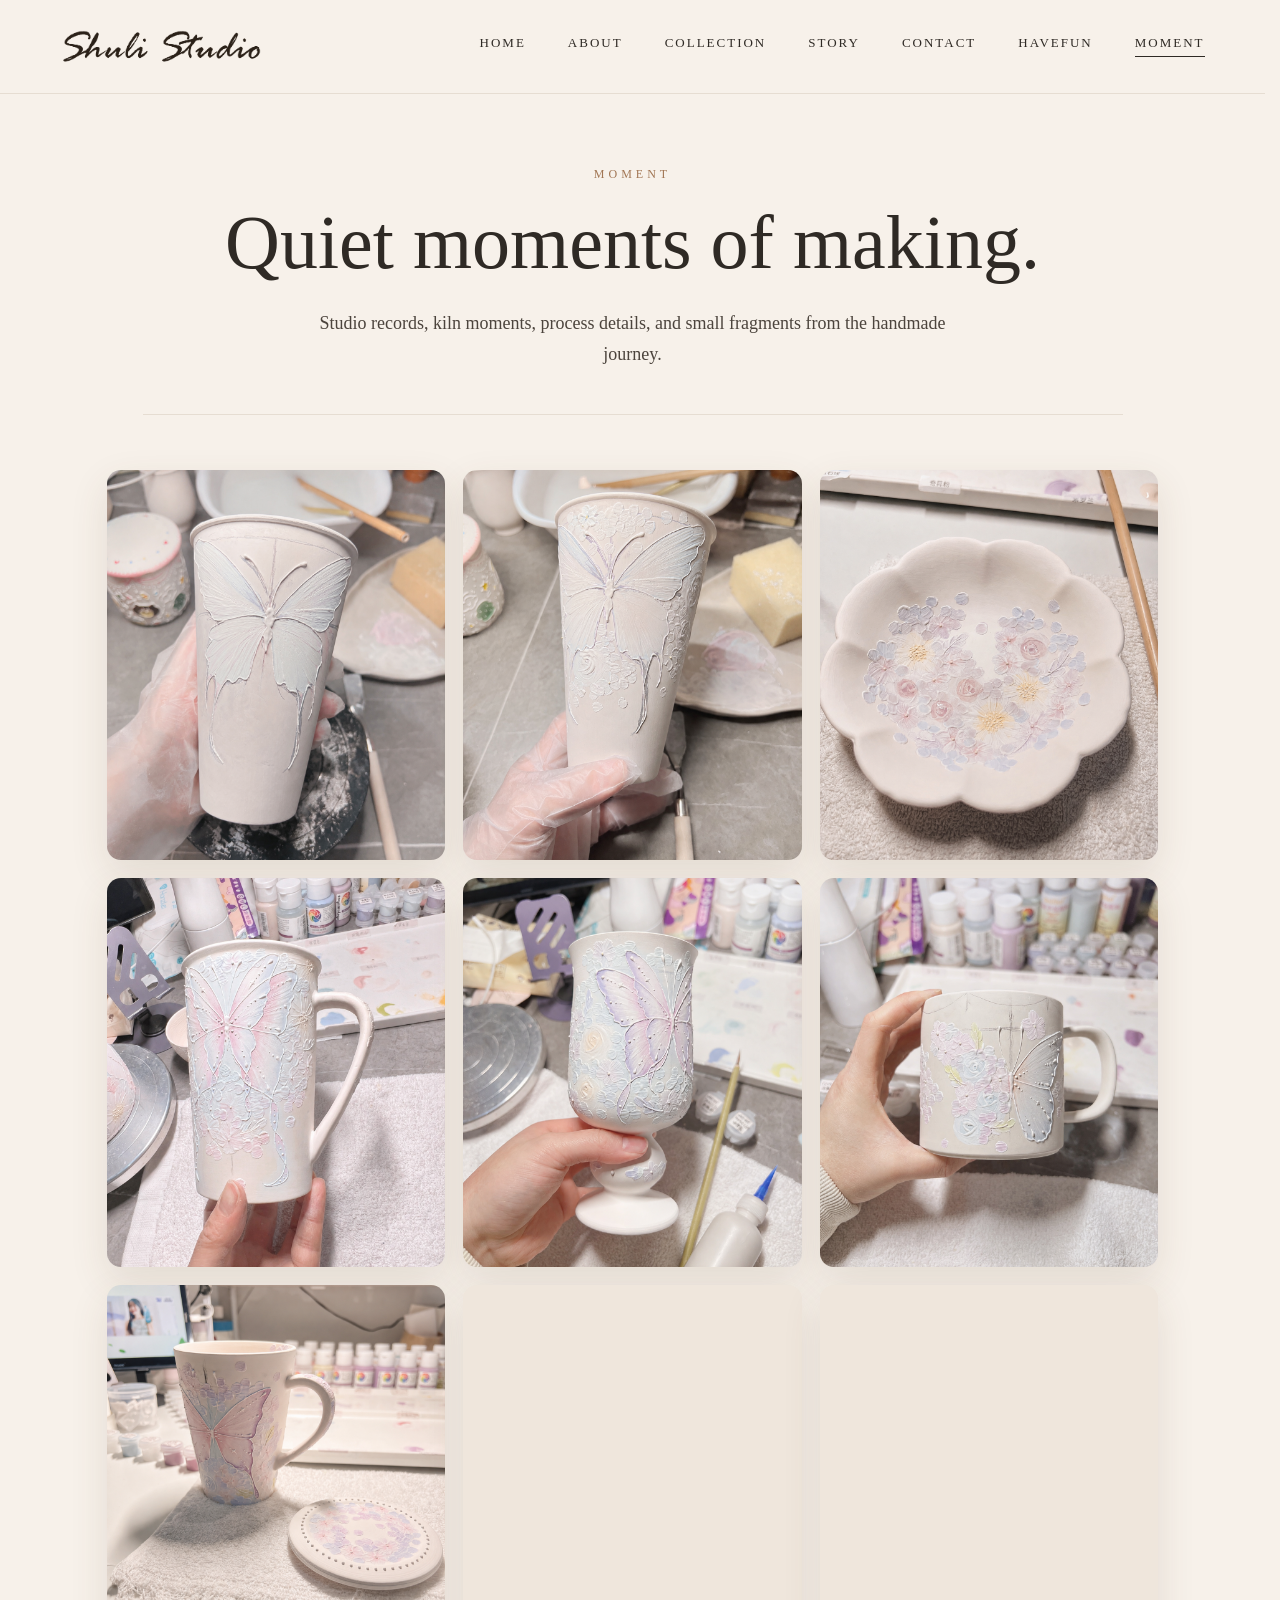
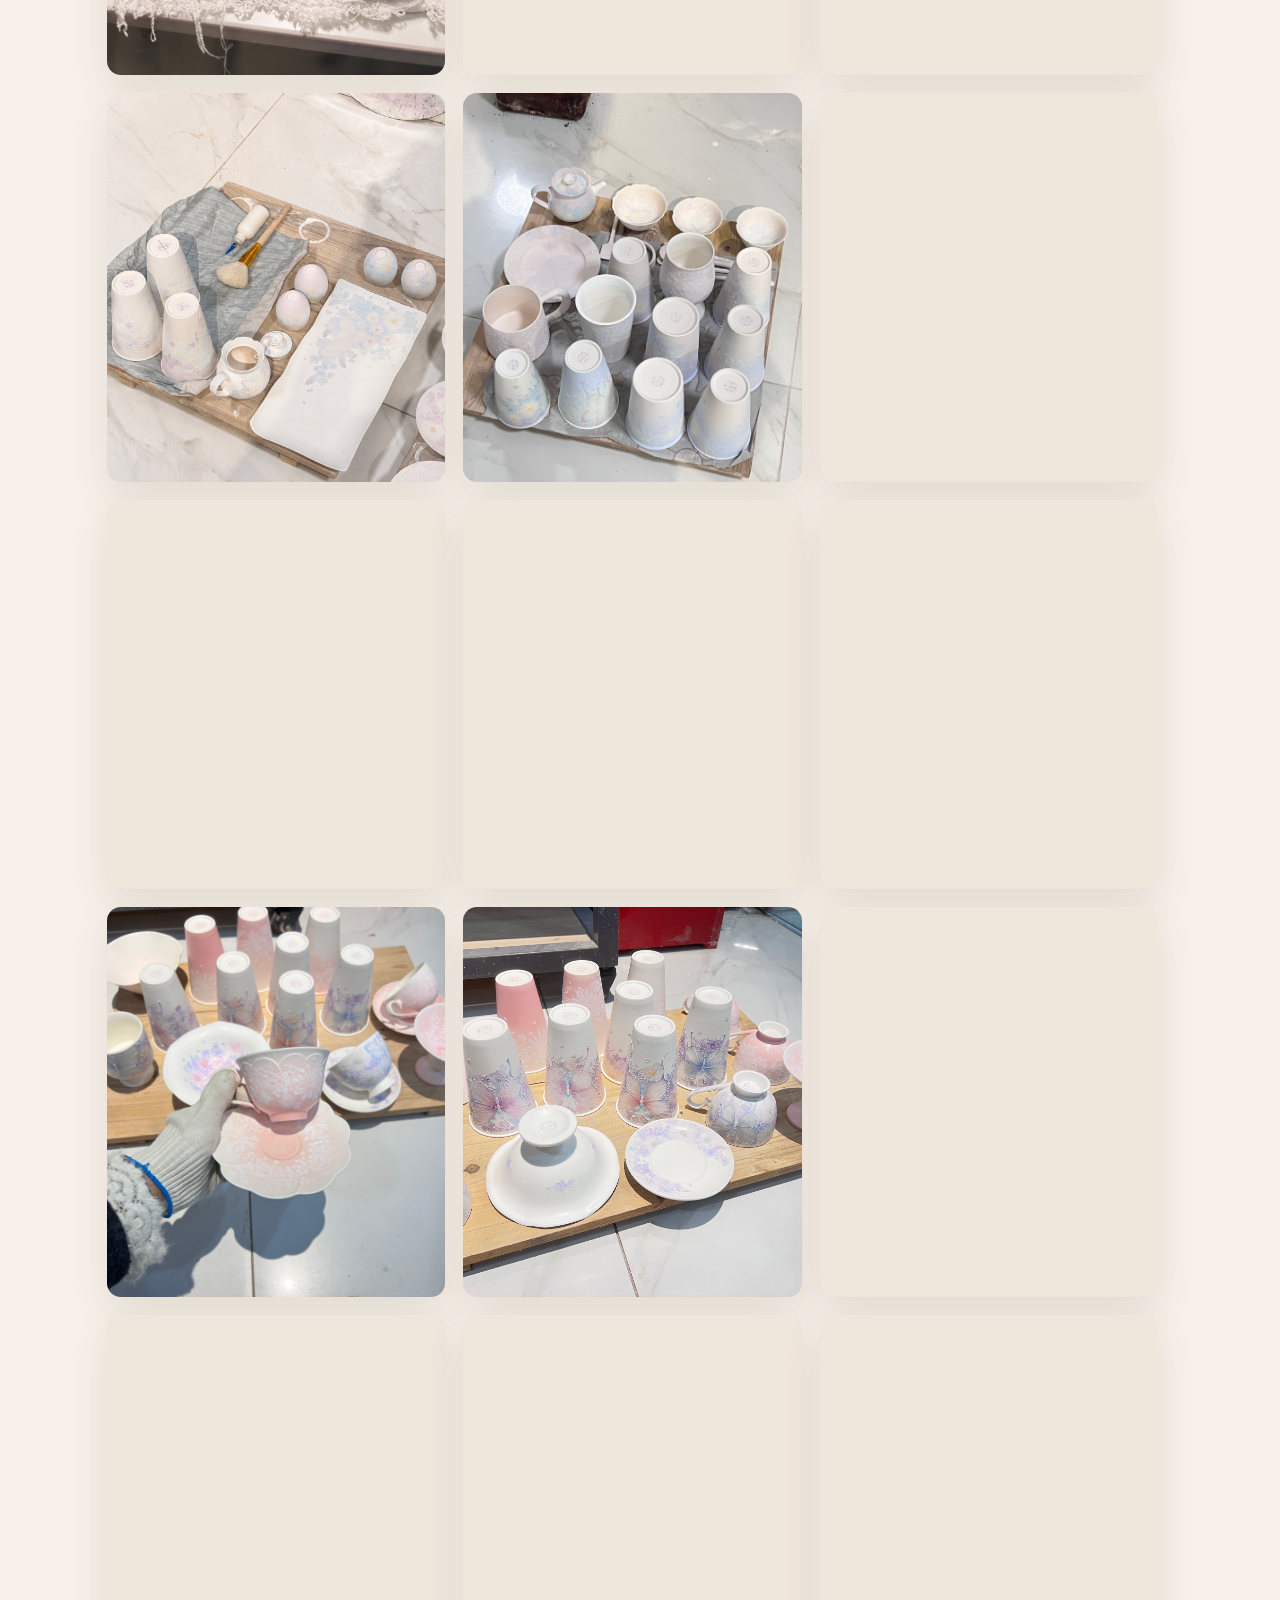
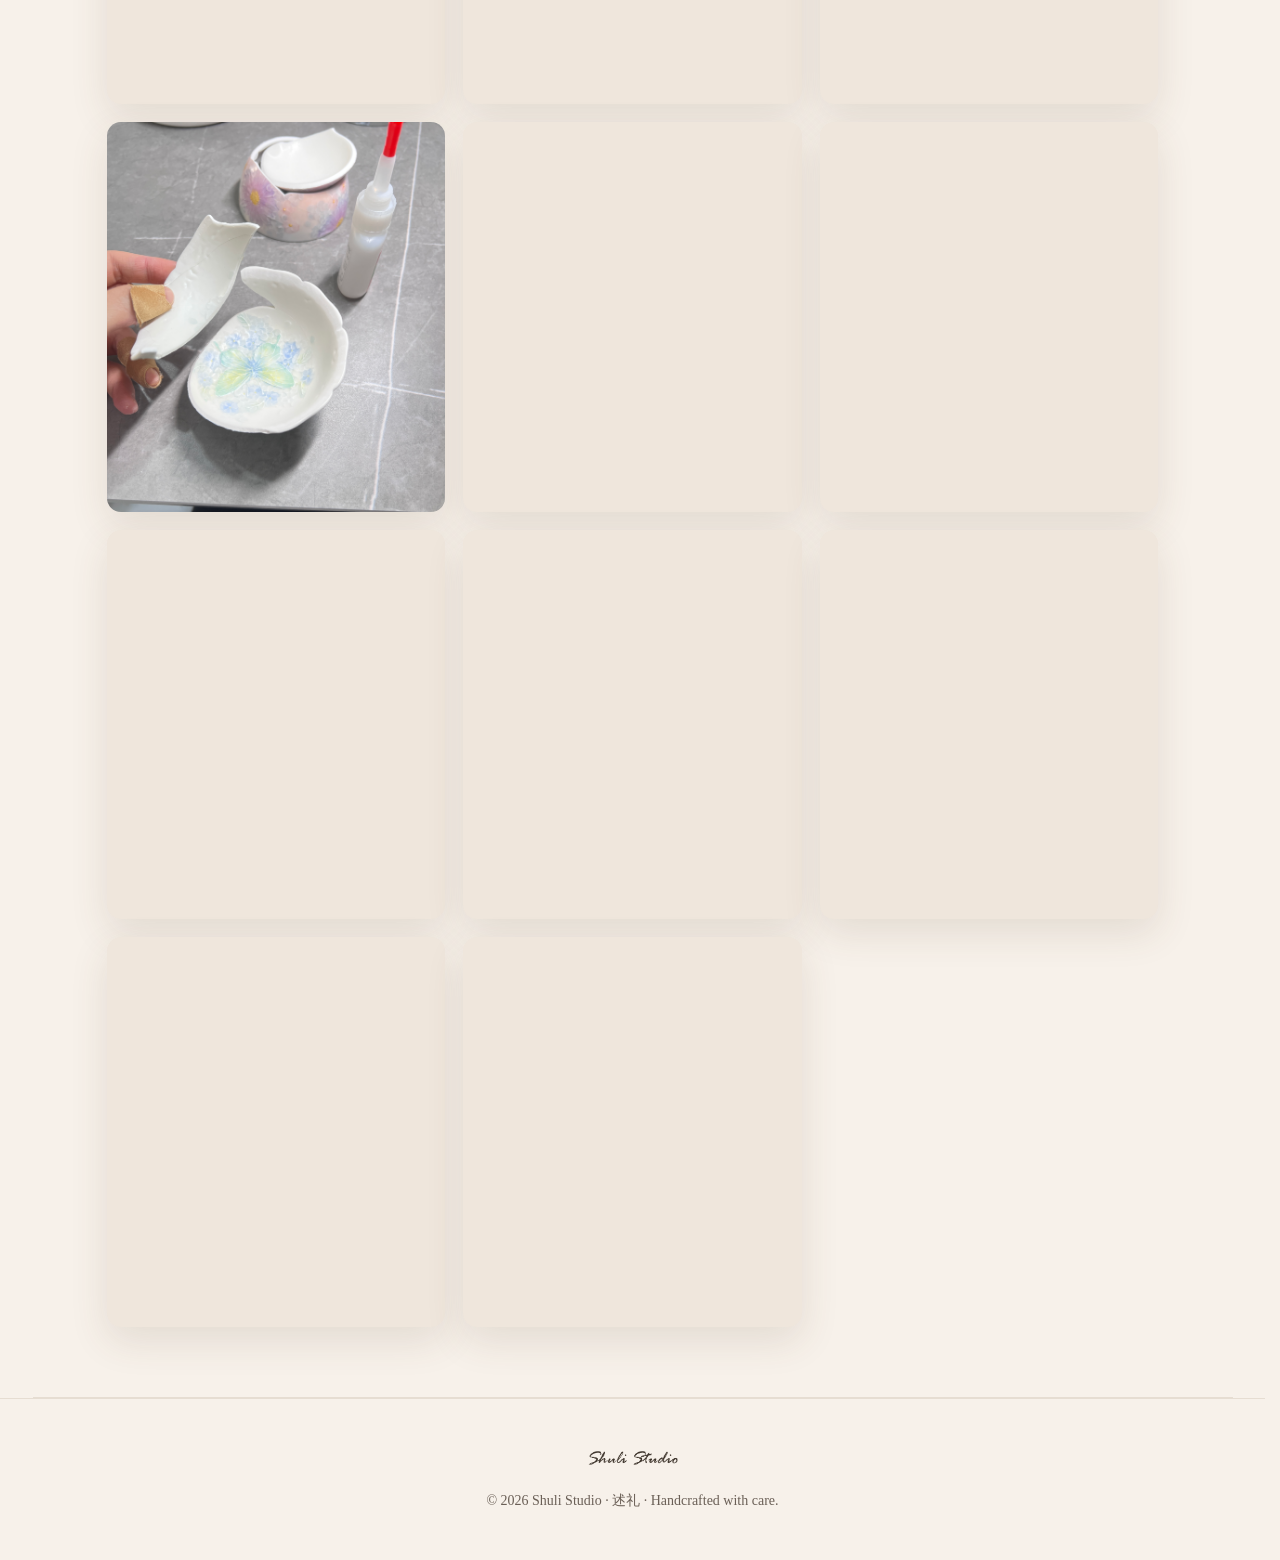
<file: moment.html>
<!DOCTYPE html>
<html lang="en">
<head>
<!-- Google tag (gtag.js) -->
<script async src="https://www.googletagmanager.com/gtag/js?id=G-16RZ6YXB7G"></script>
<script>
  window.dataLayer = window.dataLayer || [];
  function gtag(){dataLayer.push(arguments);}
  gtag('js', new Date());

  gtag('config', 'G-16RZ6YXB7G');
</script>

  <meta charset="UTF-8" />
  <meta name="viewport" content="width=device-width, initial-scale=1.0" />

  <title>Moment | Shuli Studio</title>

  <link rel="icon" type="image/png" href="image/favicon.png" />
  <link rel="apple-touch-icon" href="image/favicon.png" />

  <link rel="stylesheet" href="style.css" />
</head>

<body>
  <header class="site-header">
    <div class="header-inner">
      <a href="index.html" class="logo-link">
        <img src="image/logo-1.png" alt="Shuli Studio Logo" class="logo" />
      </a>

<nav class="nav">
  <a href="index.html" class="nav-link">Home</a>
  <a href="index.html#about" class="nav-link">About</a>
  <a href="index.html#collection" class="nav-link">Collection</a>
  <a href="index.html#story" class="nav-link">Story</a>
  <a href="index.html#contact" class="nav-link">Contact</a>
  <a href="havefun.html" class="nav-link">HaveFun</a>
  <a href="moment.html" class="nav-link active">Moment</a>
</nav>
    </div>
  </header>

  <main class="page-fade">
    <section class="page-hero">
      <p class="eyebrow">Moment</p>
      <h1>Quiet moments of making.</h1>
      <p>
        Studio records, kiln moments, process details, and small fragments from the handmade journey.
      </p>
    </section>

<section class="section moment-section">
  <div class="gallery-grid">
    <img src="image/moment-1.JPG" alt="Studio moment 1" decoding="async" />
    <img src="image/moment-2.JPG" alt="Studio moment 2" decoding="async" />
    <img src="image/moment-3.JPG" alt="Studio moment 3" decoding="async" />
    <img src="image/moment-4.JPG" alt="Studio moment 4" loading="lazy" decoding="async" />
    <img src="image/moment-5.JPG" alt="Studio moment 5" loading="lazy" decoding="async" />
    <img src="image/moment-6.JPG" alt="Studio moment 6" loading="lazy" decoding="async" />
    <img src="image/moment-7.JPG" alt="Studio moment 7" loading="lazy" decoding="async" />
    <img src="image/moment-8.JPG" alt="Studio moment 8" loading="lazy" decoding="async" />
    <img src="image/moment-9.JPG" alt="Studio moment 9" loading="lazy" decoding="async" />
    <img src="image/moment-10.JPG" alt="Studio moment 10" loading="lazy" decoding="async" />
    <img src="image/moment-11.JPG" alt="Studio moment 11" loading="lazy" decoding="async" />
    <img src="image/moment-12.JPG" alt="Studio moment 12" loading="lazy" decoding="async" />
    <img src="image/moment-13.JPG" alt="Studio moment 13" loading="lazy" decoding="async" />
    <img src="image/moment-14.JPG" alt="Studio moment 14" loading="lazy" decoding="async" />
    <img src="image/moment-15.JPG" alt="Studio moment 15" loading="lazy" decoding="async" />
    <img src="image/moment-16.JPG" alt="Studio moment 16" loading="lazy" decoding="async" />
    <img src="image/moment-17.JPG" alt="Studio moment 17" loading="lazy" decoding="async" />
    <img src="image/moment-18.JPG" alt="Studio moment 18" loading="lazy" decoding="async" />
    <img src="image/moment-19.JPG" alt="Studio moment 19" loading="lazy" decoding="async" />
    <img src="image/moment-20.JPG" alt="Studio moment 20" loading="lazy" decoding="async" />
    <img src="image/moment-21.JPG" alt="Studio moment 21" loading="lazy" decoding="async" />
    <img src="image/moment-22.JPG" alt="Studio moment 22" loading="lazy" decoding="async" />
    <img src="image/moment-23.JPG" alt="Studio moment 23" loading="lazy" decoding="async" />
    <img src="image/moment-24.JPG" alt="Studio moment 24" loading="lazy" decoding="async" />
    <img src="image/moment-25.JPG" alt="Studio moment 25" loading="lazy" decoding="async" />
    <img src="image/moment-26.JPG" alt="Studio moment 26" loading="lazy" decoding="async" />
    <img src="image/moment-27.JPG" alt="Studio moment 27" loading="lazy" decoding="async" />
    <img src="image/moment-28.JPG" alt="Studio moment 28" loading="lazy" decoding="async" />
    <img src="image/moment-29.JPG" alt="Studio moment 29" loading="lazy" decoding="async" />
  </div>
  </section>
  </main>

  <footer class="site-footer">
    <img src="image/logo-1.png" alt="Shuli Studio Logo" class="footer-logo" />
    <p>© 2026 Shuli Studio · 述礼 · Handcrafted with care.</p>
  </footer>

<div id="imageModal" class="image-modal">
  <button
    class="image-modal-close"
    type="button"
    aria-label="Close image"
  >
    &times;
  </button>

  <button
    class="image-modal-arrow image-modal-prev"
    type="button"
    aria-label="Previous image"
  >
    ‹
  </button>

  <div class="image-modal-slider">
    <div
      class="image-modal-track"
      id="modalImageTrack"
    ></div>
  </div>

  <button
    class="image-modal-arrow image-modal-next"
    type="button"
    aria-label="Next image"
  >
    ›
  </button>
</div>

<script>
  const imageModal = document.getElementById("imageModal");
  const imageModalClose = document.querySelector(".image-modal-close");
  const prevButton = document.querySelector(".image-modal-prev");
  const nextButton = document.querySelector(".image-modal-next");
  const modalImageTrack = document.getElementById("modalImageTrack");

  const allImages = Array.from(
    document.querySelectorAll(".gallery img, .gallery-grid img")
  );

  const imageList = allImages.map(function (img) {
    return {
      src: img.currentSrc || img.src,
      alt: img.alt || "Preview image"
    };
  });

  let currentImageIndex = 0;
  let touchStartX = 0;
  let touchCurrentX = 0;
  let isDragging = false;

  function renderModalImages() {
    modalImageTrack.innerHTML = "";

    imageList.forEach(function (item) {
      const slide = document.createElement("div");
      slide.className = "image-modal-slide";

const image = document.createElement("img");
image.src = item.src;
image.alt = item.alt;
image.loading = "lazy";
image.decoding = "async";

      slide.appendChild(image);
      modalImageTrack.appendChild(slide);
    });
  }

  function updateArrowState() {
    if (currentImageIndex === 0) {
      prevButton.classList.add("disabled");
    } else {
      prevButton.classList.remove("disabled");
    }

    if (currentImageIndex === imageList.length - 1) {
      nextButton.classList.add("disabled");
    } else {
      nextButton.classList.remove("disabled");
    }
  }

  function moveTrack(withTransition, offsetX) {
    const baseMove = -currentImageIndex * 100;
    const extraMove = offsetX || 0;

    if (withTransition) {
      modalImageTrack.style.transition =
        "transform 0.38s cubic-bezier(0.22, 0.61, 0.36, 1)";
    } else {
      modalImageTrack.style.transition = "none";
    }

    modalImageTrack.style.transform =
      "translate3d(calc(" + baseMove + "% + " + extraMove + "px), 0, 0)";
  }

  function openImageModal(index) {
    if (imageList.length === 0) return;

    currentImageIndex = index;

    if (modalImageTrack.children.length === 0) {
      renderModalImages();
    }

    imageModal.classList.add("show");
    document.body.style.overflow = "hidden";

    moveTrack(false, 0);
    updateArrowState();
  }

  function closeImageModal() {
    imageModal.classList.remove("show");
    document.body.style.overflow = "";
  }

  function showNextImage() {
    if (currentImageIndex >= imageList.length - 1) {
      moveTrack(true, 0);
      return;
    }

    currentImageIndex++;
    moveTrack(true, 0);
    updateArrowState();
  }

  function showPrevImage() {
    if (currentImageIndex <= 0) {
      moveTrack(true, 0);
      return;
    }

    currentImageIndex--;
    moveTrack(true, 0);
    updateArrowState();
  }

  allImages.forEach(function (img, index) {
    img.classList.add("clickable-image");

    img.addEventListener("click", function () {
      openImageModal(index);
    });
  });

imageModalClose.addEventListener("click", function (event) {
  event.stopPropagation();
  closeImageModal();
});

prevButton.addEventListener("click", function (event) {
  event.stopPropagation();
  showPrevImage();
});

nextButton.addEventListener("click", function (event) {
  event.stopPropagation();
  showNextImage();
});

imageModal.addEventListener("click", function (event) {
  if (
    event.target === imageModal ||
    event.target.classList.contains("image-modal-slider") ||
    event.target.classList.contains("image-modal-slide")
  ) {
    closeImageModal();
  }
});

modalImageTrack.addEventListener("click", function (event) {
  if (event.target.tagName.toLowerCase() === "img") {
    event.stopPropagation();
  }
});

  document.addEventListener("keydown", function (event) {
    if (!imageModal.classList.contains("show")) return;

    if (event.key === "Escape") {
      closeImageModal();
    }

    if (event.key === "ArrowLeft") {
      showPrevImage();
    }

    if (event.key === "ArrowRight") {
      showNextImage();
    }
  });

  imageModal.addEventListener("touchstart", function (event) {
    touchStartX = event.touches[0].clientX;
    touchCurrentX = touchStartX;
    isDragging = true;

    moveTrack(false, 0);
  });

  imageModal.addEventListener("touchmove", function (event) {
    if (!isDragging) return;

    touchCurrentX = event.touches[0].clientX;
    let offsetX = touchCurrentX - touchStartX;

    if (currentImageIndex === 0 && offsetX > 0) {
      offsetX = offsetX * 0.25;
    }

    if (currentImageIndex === imageList.length - 1 && offsetX < 0) {
      offsetX = offsetX * 0.25;
    }

    moveTrack(false, offsetX);
    event.preventDefault();
  }, { passive: false });

  imageModal.addEventListener("touchend", function () {
    if (!isDragging) return;

    isDragging = false;

    const swipeDistance = touchCurrentX - touchStartX;

    if (swipeDistance < -60) {
      showNextImage();
    } else if (swipeDistance > 60) {
      showPrevImage();
    } else {
      moveTrack(true, 0);
    }
  });
</script>

<script>
  window.addEventListener("DOMContentLoaded", function () {
    const pageFade = document.querySelector(".page-fade");

    if (pageFade) {
      requestAnimationFrame(function () {
        pageFade.classList.add("is-visible");
      });
    }
  });
</script>

<script>
  document.addEventListener("DOMContentLoaded", function () {
    const pageFade = document.querySelector(".page-fade");

    const crossPageLinks = document.querySelectorAll(
      '.nav-link[href^="index.html"], .nav-link[href="havefun.html"], .nav-link[href="moment.html"], .logo-link'
    );

    crossPageLinks.forEach(function (link) {
      link.addEventListener("click", function (event) {
        const destination = link.getAttribute("href");

        if (
          !destination ||
          !pageFade ||
          link.classList.contains("active")
        ) {
          return;
        }

        event.preventDefault();

        pageFade.classList.remove("is-visible");
        pageFade.classList.add("is-page-leaving");

        setTimeout(function () {
          window.location.href = destination;
        }, 750);
      });
    });
  });
</script>
</body>
</html>
</file>
<file: style.css>
* {
  margin: 0;
  padding: 0;
  box-sizing: border-box;
}

html {
  scrollbar-gutter: stable;
  scroll-behavior: auto;
}

body {
  font-family: Georgia, "Times New Roman", serif;
  background: #f7f1ea;
  color: #2f2a25;
  line-height: 1.7;
}

img {
  max-width: 100%;
  display: block;
}

a {
  color: inherit;
  text-decoration: none;
}

/* Header */

.site-header {
  width: 100%;
  background: #f7f1ea;
  border-bottom: 1px solid #e6ddd2;
  position: sticky;
  top: 0;
  z-index: 100;
}

.header-inner {
  max-width: 1200px;
  margin: 0 auto;
  padding: 22px 28px;
  display: flex;
  justify-content: space-between;
  align-items: center;
}

.logo {
  width: 200px;
  height: auto;
  object-fit: contain;
}

.nav {
  display: flex;
  gap: 42px;
  align-items: center;
  font-size: 13px;
  letter-spacing: 2px;
  text-transform: uppercase;
}

.nav-link {
  position: relative;
  display: inline-flex;
  align-items: center;
  justify-content: center;
  padding-bottom: 8px;
  line-height: 1;
}

.nav-link::after {
  content: "";
  position: absolute;
  left: 0;
  right: 0;
  bottom: 0;
  height: 1px;
  background: #2f2a25;

  transform: scaleX(0);
  transform-origin: center;
  transition: transform 0.5s ease;
}

.nav-link.active::after {
  transform: scaleX(1);
}

/* 只有电脑鼠标悬停时，才显示 hover 下划线 */
@media (hover: hover) and (pointer: fine) {
  .nav-link:hover::after {
    transform: scaleX(1);
  }
}

/* 手机端不保留 hover 下划线，只显示当前 active 的下划线 */
@media (hover: none) {
  .nav-link::after {
    transition: none;
  }

  .nav-link:hover::after {
    transform: scaleX(0);
  }

  .nav-link.active::after {
    transform: scaleX(1);
  }
}

/* Hero */

.hero {
  max-width: 1200px;
  margin: 0 auto;
  padding: 110px 28px 90px;
  display: grid;
  grid-template-columns: 1fr 0.9fr;
  gap: 80px;
  align-items: center;
  border-bottom: 1px solid #e6ddd2;
}

.eyebrow {
  font-size: 12px;
  letter-spacing: 4px;
  text-transform: uppercase;
  color: #a17654;
  margin-bottom: 20px;
}

.hero h1 {
  font-size: clamp(46px, 6vw, 82px);
  line-height: 0.95;
  font-weight: 400;
  max-width: 650px;
  margin-bottom: 32px;
}

.hero-description {
  font-size: 19px;
  max-width: 530px;
  color: #4c443d;
  margin-bottom: 42px;
}

.button {
  display: inline-block;
  padding: 16px 34px;
  border: 1px solid #2f2a25;
  font-size: 13px;
  letter-spacing: 2px;
  text-transform: uppercase;
  transition: all 0.5s ease;
}

.button:hover {
  background: #2f2a25;
  color: #f7f1ea;
}

.hero-image {
  background: #efe6dc;
  padding: 24px;
  border-radius: 220px 220px 16px 16px;
  box-shadow: 0 24px 70px rgba(88, 65, 45, 0.14);
}

.hero-image img {
  width: 100%;
  aspect-ratio: 4 / 5;
  object-fit: cover;
  border-radius: 200px 200px 12px 12px;
}

/* General Sections */

.section {
  max-width: 1200px;
  margin: 0 auto;
  padding: 90px 28px;
}

#home,
#about,
#collection,
#story,
#contact {
  scroll-margin-top: 110px;
}

.page-hero {
  max-width: 980px;
  margin: 0 auto;
  padding: 70px 28px 45px;
  text-align: center;
  border-bottom: 1px solid #e6ddd2;
}

.page-hero h1 {
  font-size: clamp(42px, 6vw, 76px);
  line-height: 1;
  font-weight: 400;
  margin-bottom: 28px;
}

.page-hero p:last-child {
  max-width: 680px;
  margin: 0 auto;
  font-size: 18px;
  color: #4c443d;
}

.section-heading {
  max-width: 660px;
  margin-bottom: 52px;
}

.section-heading.center {
  text-align: center;
  margin-left: auto;
  margin-right: auto;
}

.section-heading h2 {
  font-size: clamp(32px, 4vw, 56px);
  line-height: 1.08;
  font-weight: 400;
}

.section-description {
  margin-top: 18px;
  font-size: 18px;
  color: #5d554d;
}

/* About */

.about-section {
  display: grid;
  grid-template-columns: 0.9fr 1.1fr;
  gap: 80px;
  border-bottom: 1px solid #e6ddd2;

  padding-top: 140px;
  padding-bottom: 140px;
}

.about-content {
  display: grid;
  gap: 24px;
  font-size: 18px;
  color: #4c443d;
}

/* Collection */

.collection-section {
  border-bottom: 1px solid #e6ddd2;
}

.gallery {
  column-count: 3;
  column-gap: 22px;
}

.gallery img {
  width: 100%;
  margin-bottom: 22px;
  break-inside: avoid;
  border-radius: 14px;
  background: #efe6dc;
  box-shadow: 0 14px 38px rgba(88, 65, 45, 0.12);
  transition: transform 0.5s ease, box-shadow 0.5s ease;
  cursor: pointer;
}

.gallery img:hover {
  transform: translateY(-5px);
  box-shadow: 0 22px 52px rgba(88, 65, 45, 0.18);
}

/* Separate Pages */

.havefun-section,
.moment-section {
  border-bottom: 1px solid #e6ddd2;
  padding-top: 55px;
  padding-bottom: 70px;
}

.gallery-grid {
  display: grid;
  grid-template-columns: repeat(3, 1fr);
  gap: 22px;
  max-width: 1100px;
  margin: 0 auto;
  padding: 0 24px;
}

.gallery-grid img {
  width: 100%;
  aspect-ratio: 1 / 1.15;
  height: auto;
  object-fit: cover;
  display: block;
  border-radius: 14px;
  background: #efe6dc;
  box-shadow: 0 14px 38px rgba(88, 65, 45, 0.12);
  transition: transform 0.5s ease, box-shadow 0.5s ease;
  cursor: pointer;
}

.gallery-grid img:hover {
  transform: translateY(-5px);
  box-shadow: 0 22px 52px rgba(88, 65, 45, 0.18);
}

/* Story */

.story-section {
  border-bottom: 1px solid #e6ddd2;
}

.story-card {
  background: #efe6dc;
  padding: 76px 72px;
  border-radius: 28px;
  max-width: 960px;
  margin: 0 auto;
  text-align: center;
}

.story-card h2 {
  font-size: clamp(30px, 4vw, 54px);
  line-height: 1.1;
  font-weight: 400;
  margin-bottom: 36px;
}

.story-text {
  max-width: 780px;
  margin: 0 auto;
  text-align: left;
}

.story-text p {
  font-size: 17px;
  color: #4c443d;
  margin-bottom: 20px;
  line-height: 1.85;
}

.story-cn {
  font-family: "Noto Serif SC", "Songti SC", "SimSun", serif;
  color: #514940;
  letter-spacing: 0.02em;
}

.story-cn.first-cn {
  margin-top: 44px;
  padding-top: 36px;
  border-top: 1px solid #d9cbbd;
}

/* Contact */

.contact-section {
  text-align: center;
  padding-top: 110px;
  padding-bottom: 65px;
}

.contact-section .section-heading {
  margin-bottom: 54px;
}

.contact-links {
  display: flex;
  justify-content: center;
  gap: 18px;
  flex-wrap: wrap;
}

.contact-links a,
.contact-button {
  padding: 14px 28px;
  border: 1px solid #2f2a25;
  background: transparent;
  color: #2f2a25;
  font-family: Georgia, "Times New Roman", serif;
  font-size: 13px;
  letter-spacing: 2px;
  text-transform: uppercase;
  transition: all 0.3s ease;
  cursor: pointer;
}

.contact-links a:hover,
.contact-button:hover {
  background: #2f2a25;
  color: #f7f1ea;
}

.wechat-popup {
  position: fixed;
  inset: 0;
  width: 100vw;
  height: 100dvh;
  background: rgba(47, 42, 37, 0.35);
  z-index: 9999;

  display: flex;
  justify-content: center;
  align-items: center;
  padding: 24px;

  opacity: 0;
  visibility: hidden;
  pointer-events: none;
  transition: opacity 0.55s ease, visibility 0.55s ease;
}

.wechat-popup.show {
  opacity: 1;
  visibility: visible;
  pointer-events: auto;
}

.wechat-popup-content {
  position: relative;
  width: 100%;
  max-width: 340px;
  padding: 34px 28px 30px;
  background: #f7f1ea;
  border: 1px solid #d8c9ba;
  border-radius: 24px;
  text-align: center;
  box-shadow: 0 24px 70px rgba(47, 42, 37, 0.22);

  opacity: 0;
  transform: scale(0.98);
  transition: opacity 0.55s ease, transform 0.55s ease;
}

.wechat-popup.show .wechat-popup-content {
  opacity: 1;
  transform: scale(1);
}

.wechat-close {
  position: absolute;
  top: 14px;
  right: 16px;
  border: none;
  background: transparent;
  font-size: 28px;
  line-height: 1;
  color: #2f2a25;
  cursor: pointer;
}

.wechat-label {
  font-size: 12px;
  letter-spacing: 3px;
  text-transform: uppercase;
  color: #a17654;
  margin-bottom: 8px;
}

.wechat-id {
  font-size: 22px;
  color: #2f2a25;
  margin-bottom: 18px;
}

.copy-wechat-button {
  display: inline-block;
  margin-bottom: 22px;
  padding: 11px 20px;
  border: 1px solid #2f2a25;
  background: transparent;
  color: #2f2a25;
  font-family: Georgia, "Times New Roman", serif;
  font-size: 12px;
  letter-spacing: 1.6px;
  text-transform: uppercase;
  cursor: pointer;
  transition: all 0.3s ease;
}

.copy-wechat-button:hover {
  background: #2f2a25;
  color: #f7f1ea;
}

.wechat-qr {
  width: 180px;
  height: 180px;
  object-fit: cover;
  margin: 0 auto;
  border-radius: 12px;
  background: #efe6dc;
}

.copy-message {
  margin-top: 14px;
  font-size: 13px;
  color: #a17654;
  opacity: 0;
  transition: opacity 0.3s ease;
}

/* Email popup */

.email-popup {
  position: fixed;
  inset: 0;
  width: 100vw;
  height: 100dvh;
  padding: 24px;

  display: flex;
  align-items: center;
  justify-content: center;

  background: rgba(47, 42, 37, 0.35);
  z-index: 9999;

  opacity: 0;
  visibility: hidden;
  pointer-events: none;

  transition:
    opacity 0.45s ease,
    visibility 0.45s ease;
}

.email-popup.show {
  opacity: 1;
  visibility: visible;
  pointer-events: auto;
}

.email-popup-content {
  position: relative;
  width: 100%;
  max-width: 390px;
  padding: 38px 30px 32px;

  background: #f7f1ea;
  border: 1px solid #d8c9ba;
  border-radius: 24px;
  box-shadow: 0 24px 70px rgba(47, 42, 37, 0.22);

  text-align: center;

  opacity: 0;
  transform: scale(0.98);

  transition:
    opacity 0.45s ease,
    transform 0.45s ease;
}

.email-popup.show .email-popup-content {
  opacity: 1;
  transform: scale(1);
}

.email-close {
  position: absolute;
  top: 14px;
  right: 16px;

  border: none;
  background: transparent;
  color: #2f2a25;

  font-size: 28px;
  line-height: 1;
  cursor: pointer;
}

.email-popup-label {
  margin-bottom: 10px;

  color: #a17654;
  font-size: 12px;
  letter-spacing: 3px;
  text-transform: uppercase;
}

.email-address {
  margin-bottom: 24px;

  color: #2f2a25;
  font-size: 19px;
  overflow-wrap: anywhere;
}

.email-popup-actions {
  display: grid;
  grid-template-columns: 1fr 1fr;
  gap: 12px;
}

.email-option-button {
  min-height: 48px;
  padding: 0 16px;

  display: flex;
  align-items: center;
  justify-content: center;

  border: 1px solid #2f2a25;
  background: transparent;
  color: #2f2a25;

  font-family: Georgia, "Times New Roman", serif;
  font-size: 11px;
  letter-spacing: 1.5px;
  text-transform: uppercase;

  cursor: pointer;

  transition:
    background-color 0.3s ease,
    color 0.3s ease;
}

.email-option-button:hover {
  background: #2f2a25;
  color: #f7f1ea;
}

.email-copy-message {
  margin-top: 16px;

  color: #a17654;
  font-size: 13px;

  opacity: 0;
  transition: opacity 0.3s ease;
}

@media (max-width: 600px) {
  .email-popup-content {
    max-width: 340px;
    padding: 36px 22px 28px;
  }

  .email-popup-actions {
    grid-template-columns: 1fr;
  }

  .email-option-button {
    width: 100%;
  }
}

/* Footer */

.site-footer {
  border-top: 1px solid #e6ddd2;
  padding: 48px 28px;
  background: #f7f1ea;
  text-align: center;
  color: #6a5f56;
  font-size: 14px;
}

.footer-logo {
  width: 90px;
  margin: 0 auto 20px;
  opacity: 0.9;
}

/* Tablet */

@media (max-width: 900px) {
  .header-inner {
    flex-direction: column;
    gap: 18px;
  }

  .logo {
    width: 145px;
  }

  .nav {
    gap: 22px;
    font-size: 12px;
    flex-wrap: wrap;
    justify-content: center;
  }

.hero {
  grid-template-columns: 1fr;
  gap: 60px;
  padding: 95px 44px 105px;
  justify-items: center;
  text-align: center;
}

.hero-text {
  width: 100%;
  max-width: 680px;
  margin: 0 auto;
  text-align: center;
}

.hero-description {
  margin-left: auto;
  margin-right: auto;
}

.hero-image {
  width: 100%;
  max-width: 520px;
  margin: 0 auto;
}

  .about-section {
    grid-template-columns: 1fr;
    gap: 52px;
    padding-top: 155px;
    padding-bottom: 180px;
  }

.gallery {
  column-count: 3;
  column-gap: 14px;
}

.gallery img {
  margin-bottom: 14px;
}

.gallery-grid {
  grid-template-columns: repeat(3, 1fr);
  gap: 8px;
  padding: 0;
  margin: 20px auto;
}

.gallery-grid img {
  border-radius: 8px;
}

 .story-section {
    padding-top: 110px;
    padding-bottom: 110px;
  }

  .story-card {
    padding: 80px 42px;
  }

  .story-text p {
    font-size: 16.5px;
  }
}

/* Mobile */

@media (max-width: 600px) {
.site-header {
  position: fixed;
  top: 0;
  left: 0;
  right: 0;
  background: #f7f1ea;
  z-index: 1000;
}

#home,
#about,
#collection,
#story,
#contact {
  scroll-margin-top: 145px;
}

body {
  padding-top: 125px;
}

  .header-inner {
    padding: 18px 20px;
  }

  .logo {
    width: 125px;
  }

.nav {
  display: grid;
  grid-template-columns: repeat(5, auto);
  justify-content: center;
  gap: 14px 18px;
  letter-spacing: 1.2px;
  font-size: 11px;
}

/* 第二行 HaveFun 和 Moment 向右靠齐 */
.nav-link:nth-child(6) {
  grid-column: 4 / 5;
  justify-self: end;
}

.nav-link:nth-child(7) {
  grid-column: 5 / 6;
  justify-self: end;
}

  .hero {
    padding: 56px 20px 70px;
  }

  .page-hero {
    padding: 48px 20px 34px;
  }

  .page-hero h1 {
    margin-bottom: 18px;
  }

  .page-hero p:last-child {
    font-size: 15.5px;
    line-height: 1.7;
  }

.hero h1 {
  font-size: 44px;
  line-height: 1.12;
}

  .hero-description {
    font-size: 17px;
  }

  .section {
    padding: 70px 20px;
  }

.gallery {
  column-count: 3;
  column-gap: 8px;
}

.gallery img {
  margin-bottom: 8px;
  border-radius: 8px;
}

.gallery-grid {
  display: grid;
  grid-template-columns: repeat(3, 1fr);
  gap: 8px;
  padding: 0;
  margin: 8px auto 20px;
}

.gallery-grid img {
  width: 100%;
  aspect-ratio: 1 / 1.15;
  height: auto;
  object-fit: cover;
  border-radius: 8px;
}

  .story-card {
    padding: 42px 24px;
    border-radius: 20px;
  }

  .story-card h2 {
    margin-bottom: 28px;
  }

  .story-text p {
    font-size: 16px;
    line-height: 1.8;
    margin-bottom: 18px;
  }

.story-cn.first-cn {
  margin-top: 34px;
  padding-top: 28px;
}

.contact-links {
  display: flex;
  flex-wrap: wrap;
  justify-content: center;
  gap: 8px 10px;
}

.contact-links a,
.contact-button {
  width: 118px;
  height: 50px;
  padding: 0;
  display: flex;
  align-items: center;
  justify-content: center;
  font-size: 11px;
  letter-spacing: 1.4px;
  text-align: center;
}

.contact-section {
  padding-top: 65px;
  padding-bottom: 24px;
}

.contact-section .section-heading {
  margin-bottom: 34px;
}

.wechat-qr {
  width: 160px;
  height: 160px;
}
}

/* Moment page */

.moment-section .gallery-grid {
  gap: 18px;
}

@media (max-width: 900px) {
  .moment-section .gallery-grid {
    gap: 8px;
  }
}

/* 全站图片点击放大弹窗：单张查看 + 平滑左右滑动 */
.image-modal {
  position: fixed;
  inset: 0;
  background: rgba(0, 0, 0, 0.72);
  z-index: 10000;

  opacity: 0;
  visibility: hidden;
  pointer-events: none;

  transition: opacity 0.5s ease, visibility 0.5s ease;
}

.image-modal.show {
  opacity: 1;
  visibility: visible;
  pointer-events: auto;
}

.image-modal-slider {
  width: 100vw;
  height: 100dvh;
  overflow: hidden;
}

.image-modal-track {
  width: 100%;
  height: 100%;
  display: flex;
  align-items: center;

  transform: translate3d(0, 0, 0);
  will-change: transform;
}

.image-modal-slide {
  flex: 0 0 100%;
  width: 100%;
  height: 100%;

  display: flex;
  align-items: center;
  justify-content: center;

  padding: 72px 24px 56px;
}

.image-modal-slide img {
  max-width: 92vw;
  max-height: 82dvh;
  width: auto;
  height: auto;

  object-fit: contain;
  border-radius: 6px;
  display: block;
}

/* 关闭按钮 */
.image-modal-close {
  position: fixed;
  top: 24px;
  right: 32px;
  width: 42px;
  height: 42px;

  border: none !important;
  background: transparent !important;
  background-color: transparent !important;
  box-shadow: none !important;
  outline: none !important;
  padding: 0 !important;

  appearance: none !important;
  -webkit-appearance: none !important;

  color: #fff;
  font-size: 42px;
  line-height: 1;
  font-family: Arial, sans-serif;

  display: flex;
  align-items: center;
  justify-content: center;

  cursor: pointer;
  z-index: 10001;
  opacity: 0.9;
}

.image-modal-close:hover {
  opacity: 1;
}

.image-modal-close:focus,
.image-modal-close:active {
  border: none !important;
  background: transparent !important;
  background-color: transparent !important;
  box-shadow: none !important;
  outline: none !important;
}

/* 左右按钮 */
.image-modal-arrow {
  position: fixed;
  top: 50%;
  transform: translateY(-50%);

  width: 52px;
  height: 52px;
  border: 1px solid rgba(255, 255, 255, 0.45);
  border-radius: 50%;
  background: rgba(47, 42, 37, 0.35);

  color: #fff;
  font-size: 42px;
  line-height: 1;

  display: flex;
  align-items: center;
  justify-content: center;

  cursor: pointer;
  z-index: 10001;
  opacity: 0.88;

  transition: opacity 0.35s ease, background 0.35s ease;
}

.image-modal-arrow:hover {
  opacity: 1;
  background: rgba(47, 42, 37, 0.55);
}

.image-modal-arrow.disabled {
  opacity: 0.25;
  pointer-events: none;
}

.image-modal-prev {
  left: 32px;
}

.image-modal-next {
  right: 32px;
}

.clickable-image {
  cursor: zoom-in;
}

@media (max-width: 600px) {
  .image-modal-slide {
    padding: 70px 14px 58px;
  }

  .image-modal-slide img {
    max-width: 94vw;
    max-height: 80dvh;
  }

  .image-modal-arrow {
    width: 42px;
    height: 42px;
    font-size: 34px;
    background: rgba(47, 42, 37, 0.28);
  }

  .image-modal-prev {
    left: 14px;
  }

  .image-modal-next {
    right: 14px;
  }

  .image-modal-close {
    top: 18px;
    right: 22px;
  }
}

/* 全站页面缓慢显现：电脑端和手机端都生效 */
.page-fade {
  opacity: 0;
  transition: opacity 1.2s ease;
}

.page-fade.is-visible {
  opacity: 1;
}

/* 首页内部点击 Home / About / Collection / Story / Contact 时用 */
.page-fade.is-switching {
  opacity: 0;
  transition: opacity 0.75s ease;
}

.page-fade.is-section-visible {
  opacity: 1;
  transition: opacity 1.1s ease;
}

/* 从当前 HTML 页面进入另一个 HTML 页面时的淡出 */
.page-fade.is-page-leaving {
  opacity: 0;
  transition: opacity 0.75s ease;
}


/* 手机端点击图片时，去掉系统点击高亮，不影响图片 hover 效果 */
.gallery img,
.gallery-grid img,
.moment-section .gallery-grid img {
  -webkit-tap-highlight-color: transparent;
}

/* ==================================================
   Standalone enquiry section
   ================================================== */

.enquiry-section {
  width: 100%;
  padding: 38px 28px 70px;
  background: #f7f1ea;
}

.enquiry-inner {
  width: 100%;
  max-width: 1040px;
  margin: 0 auto;
  padding: 52px 60px;

display: grid;
grid-template-columns: 0.62fr 1.38fr;
gap: 48px;
align-items: center;

  background: #efe6dc;
  border-radius: 28px;
}

.enquiry-heading {
  max-width: 330px;
}

.enquiry-heading h2 {
  margin: 0 0 14px;

  font-size: clamp(32px, 3.2vw, 44px);
  line-height: 1.05;
  font-weight: 400;
  letter-spacing: -0.02em;
  color: #2f2a25;
}

.enquiry-heading > p:last-child {
  max-width: 280px;
  font-size: 14px;
  line-height: 1.65;
  color: #665c53;
}

.enquiry-heading::after {
  content: "";
  display: block;
  width: 46px;
  height: 1px;
  margin-top: 24px;
  background: #a17654;
  opacity: 0.65;
}

.enquiry-form {
  width: 100%;
}

.enquiry-row {
  display: grid;
  grid-template-columns: repeat(2, minmax(0, 1fr));
  gap: 34px;
}

.form-field {
  margin-bottom: 23px;
}

.form-field label {
  display: flex;
  align-items: center;
  justify-content: space-between;

  margin-bottom: 6px;

  color: #463e37;
  font-family: Georgia, "Times New Roman", serif;
  font-size: 11px;
  line-height: 1;
  letter-spacing: 2px;
  text-transform: uppercase;
}

.enquiry-form .form-field > label {
  position: absolute;
  width: 1px;
  height: 1px;
  padding: 0;
  margin: -1px;
  overflow: hidden;
  clip: rect(0, 0, 0, 0);
  white-space: nowrap;
  border: 0;
}

.form-field label span {
  color: #988a7e;
  font-size: 9px;
  letter-spacing: 1.4px;
}

.form-field input,
.form-field textarea {
  width: 100%;

  border: 0;
  border-bottom: 1px solid #aa998a;
  border-radius: 0;
  outline: none;

  background: transparent;
  color: #2f2a25;

  font-family: Georgia, "Times New Roman", serif;
  font-size: 16px;

  transition:
    border-color 0.35s ease,
    background-color 0.35s ease;
}

.form-field input {
  height: 44px;
  padding: 0 2px;
}

.form-field textarea {
  height: 44px;
  min-height: 44px;
  padding: 10px 2px;
  line-height: 1.5;
  resize: none;
  overflow: hidden;
}

.form-field input::placeholder,
.form-field textarea::placeholder {
  color: #94877c;
  opacity: 1;
}

.form-field input:focus,
.form-field textarea:focus {
  border-bottom-color: #2f2a25;
}

.form-field-message {
  margin-bottom: 20px;
}

.enquiry-submit-row {
  display: flex;
  justify-content: flex-end;
}

.enquiry-submit-row button {
  min-width: 170px;
  height: 48px;
  padding: 0 24px;

  display: inline-flex;
  align-items: center;
  justify-content: center;

  border: 1px solid #2f2a25;
  border-radius: 0;

  background: transparent;
  color: #2f2a25;

  font-family: Georgia, "Times New Roman", serif;
  font-size: 11px;
  letter-spacing: 2px;
  text-transform: uppercase;

  cursor: pointer;
  transition:
    background-color 0.4s ease,
    color 0.4s ease;
}

.enquiry-submit-row button:hover {
  background: #2f2a25;
  color: #f7f1ea;
}

/* Enquiry section — tablet */

@media (max-width: 900px) {
  .enquiry-section {
    padding: 80px 44px;
  }

.enquiry-inner {
  grid-template-columns: 1fr;
  gap: 44px;
  max-width: 700px;
  padding: 54px 46px;
}

  .enquiry-heading {
    max-width: 560px;
  }

  .enquiry-heading > p:last-child {
    max-width: 520px;
  }
}


/* Enquiry section — mobile */

@media (max-width: 600px) {
.enquiry-section {
  padding:16px 20px 45px;
}

.enquiry-inner {
  gap: 26px;
  padding: 32px 24px;
  border-radius: 20px;
}

  .enquiry-heading h2 {
    margin-bottom: 12px;
    font-size: 35px;
    line-height: 1.08;
  }

  .enquiry-heading > p:last-child {
    font-size: 15px;
  }

  .enquiry-heading::after {
    margin-top: 18px;
  }

  .enquiry-row {
    grid-template-columns: 1fr;
    gap: 0;
  }

  .form-field {
    margin-bottom: 18px;
  }

  .form-field-message {
    margin-bottom: 14px;
  }

  .form-field input {
    height: 40px;
    font-size: 15px;
  }

.form-field textarea {
  height: 40px;
  min-height: 40px;
  padding: 8px 2px;
  font-size: 15px;
}

  .enquiry-submit-row {
    align-items: stretch;
    flex-direction: column;
    gap: 12px;
  }

  .enquiry-submit-row button {
    width: 100%;
    min-width: 0;
    height: 46px;
  }
}
</file>
